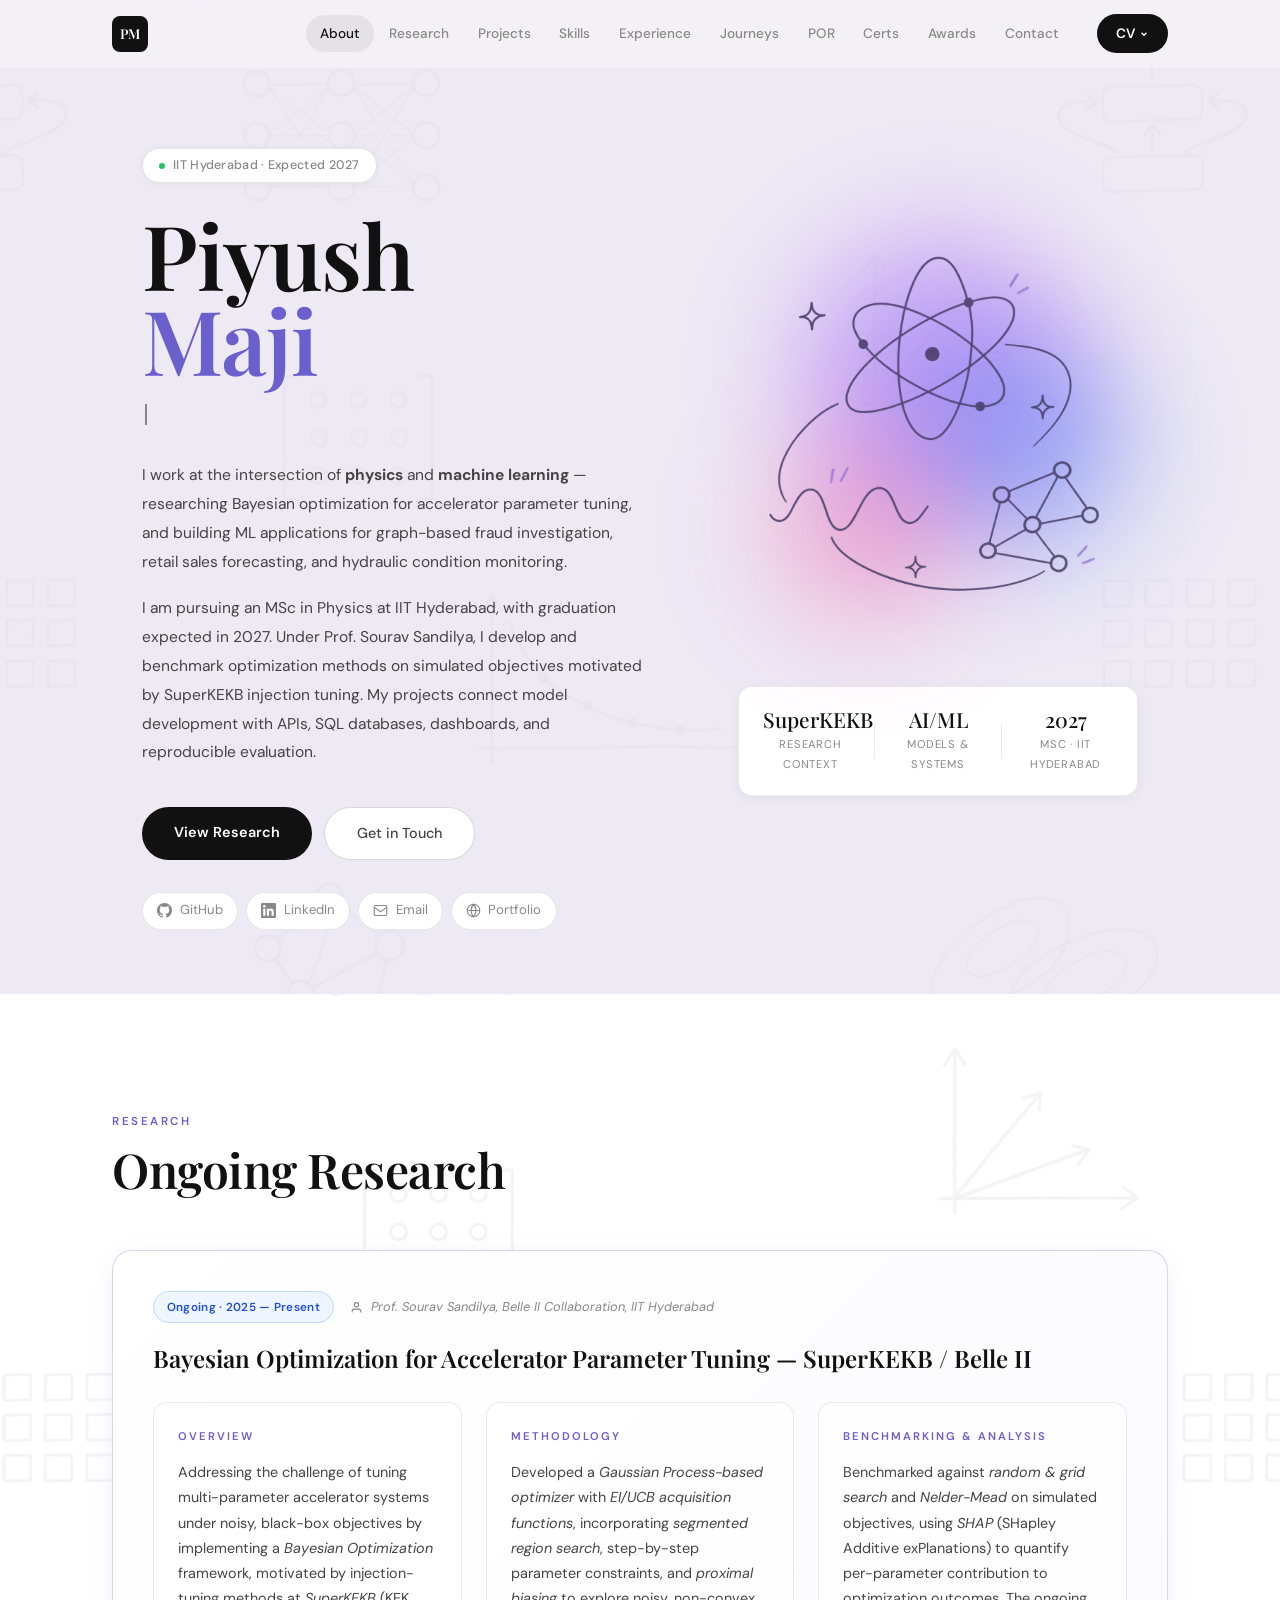
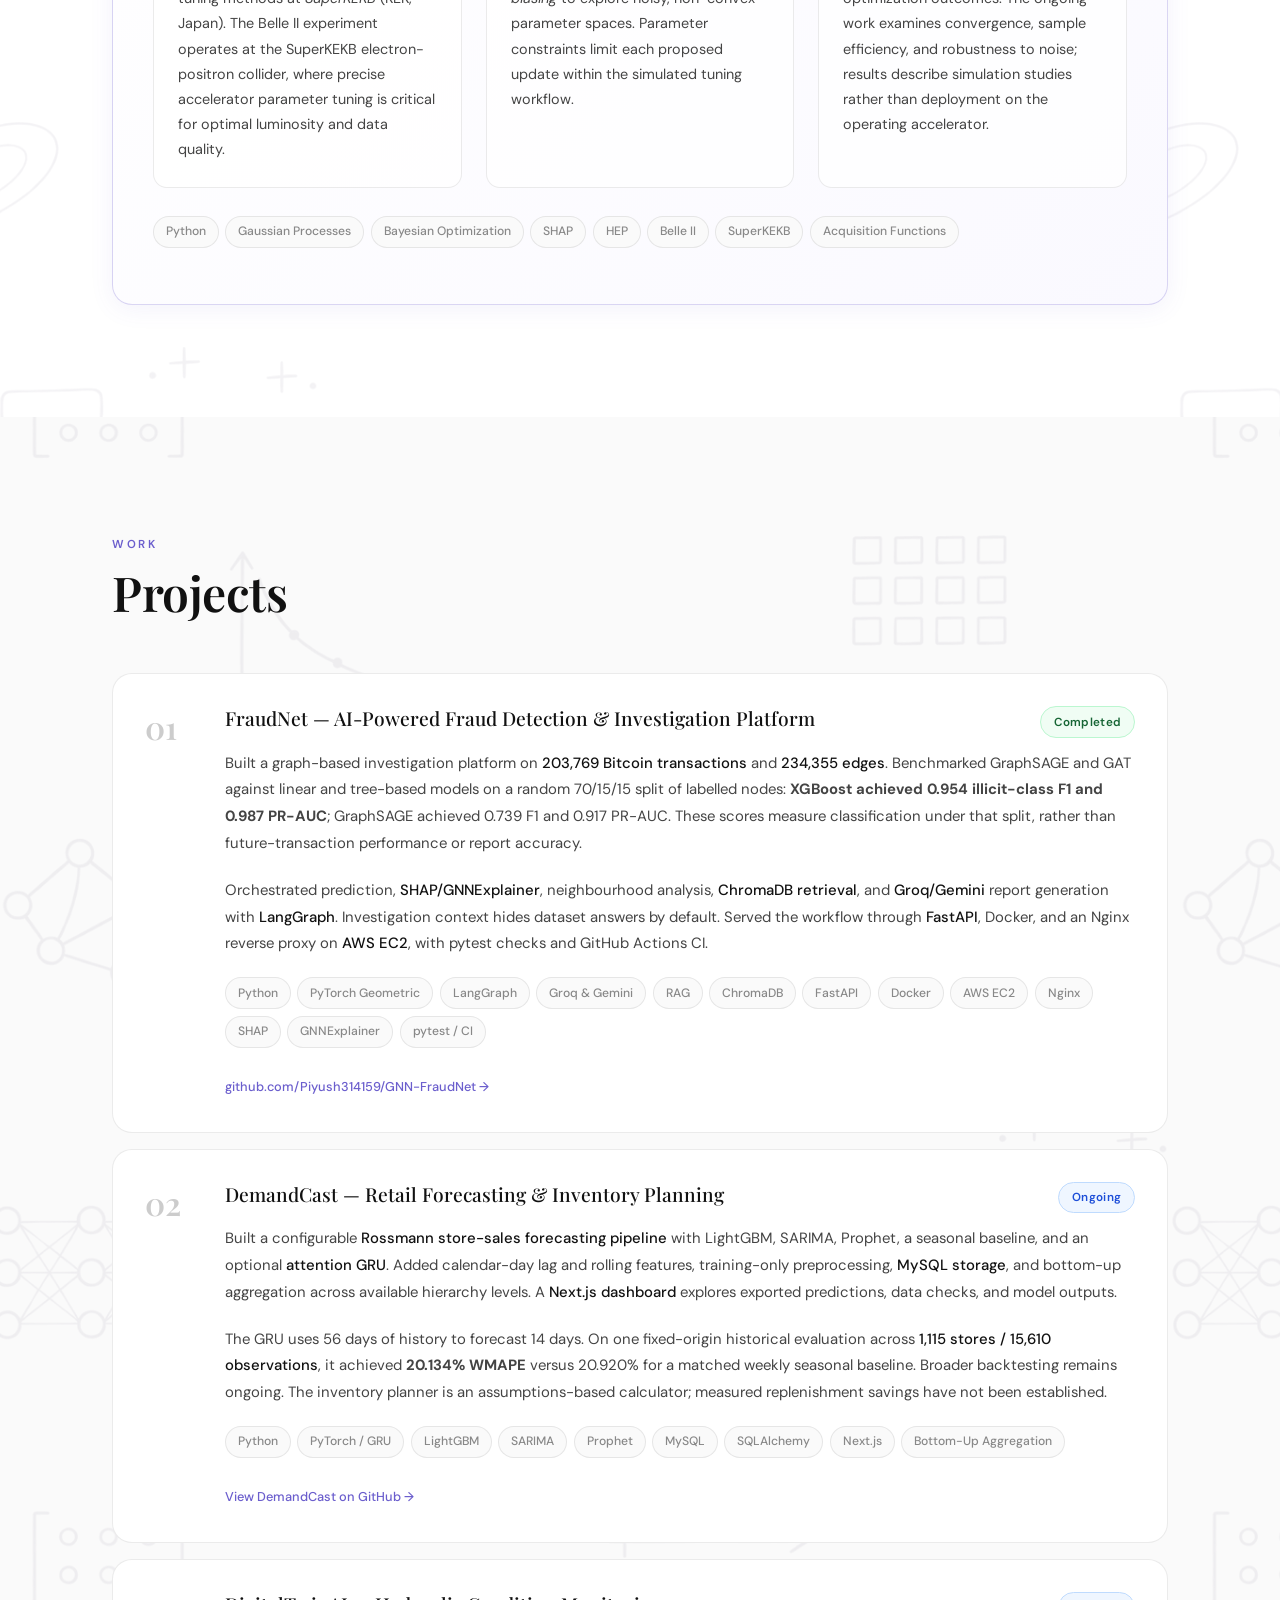
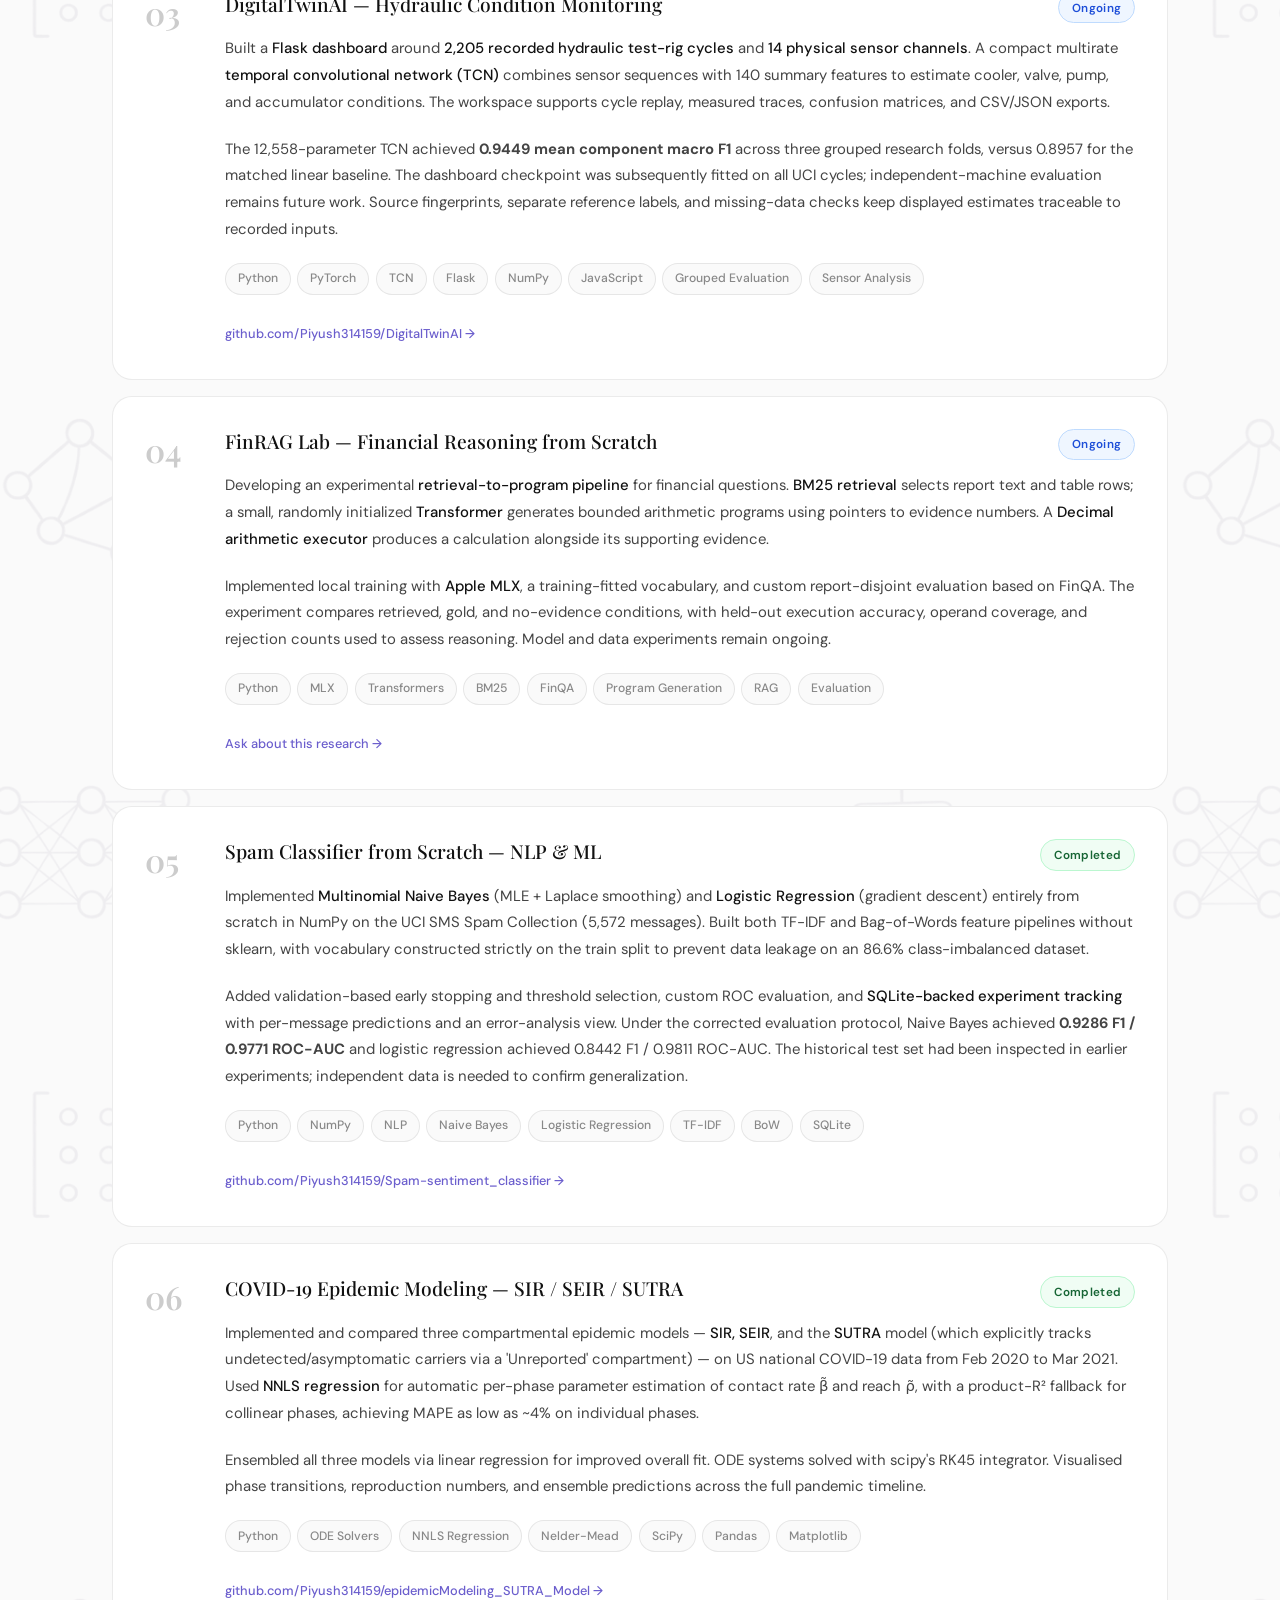
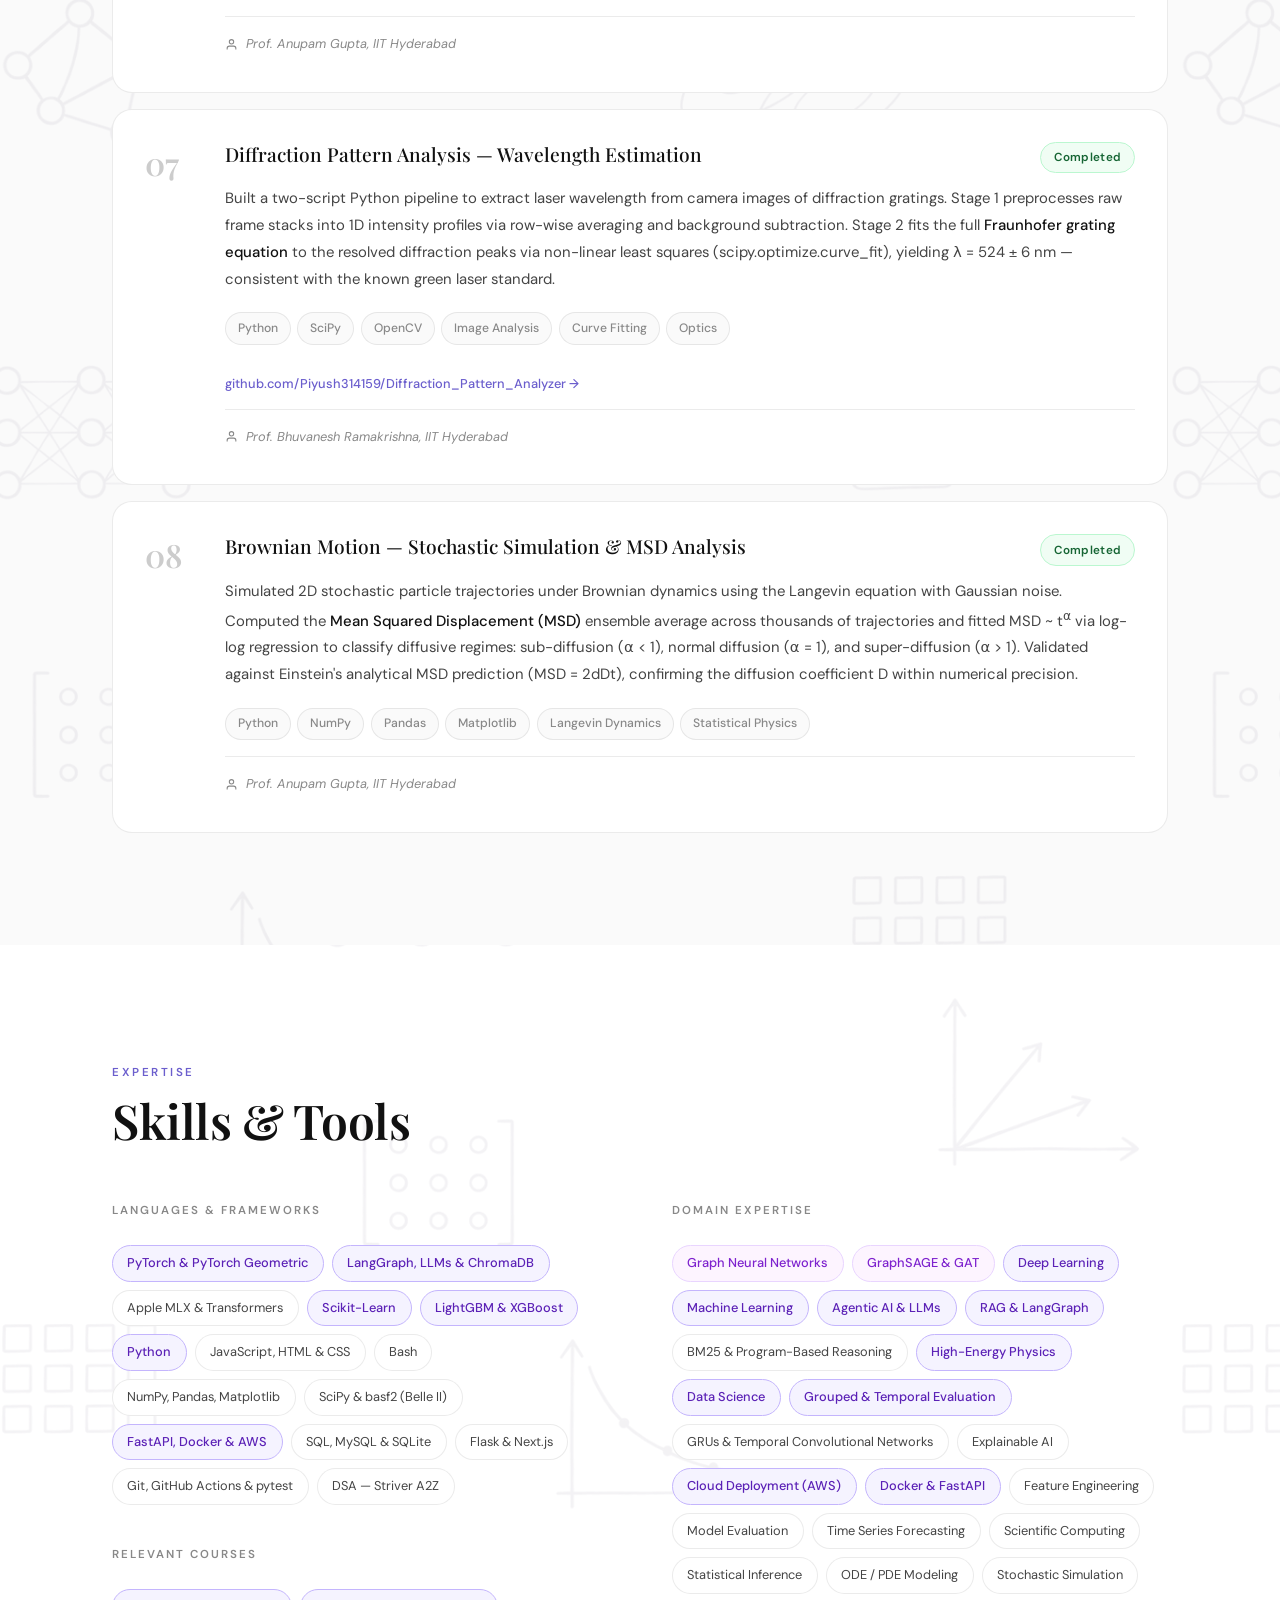
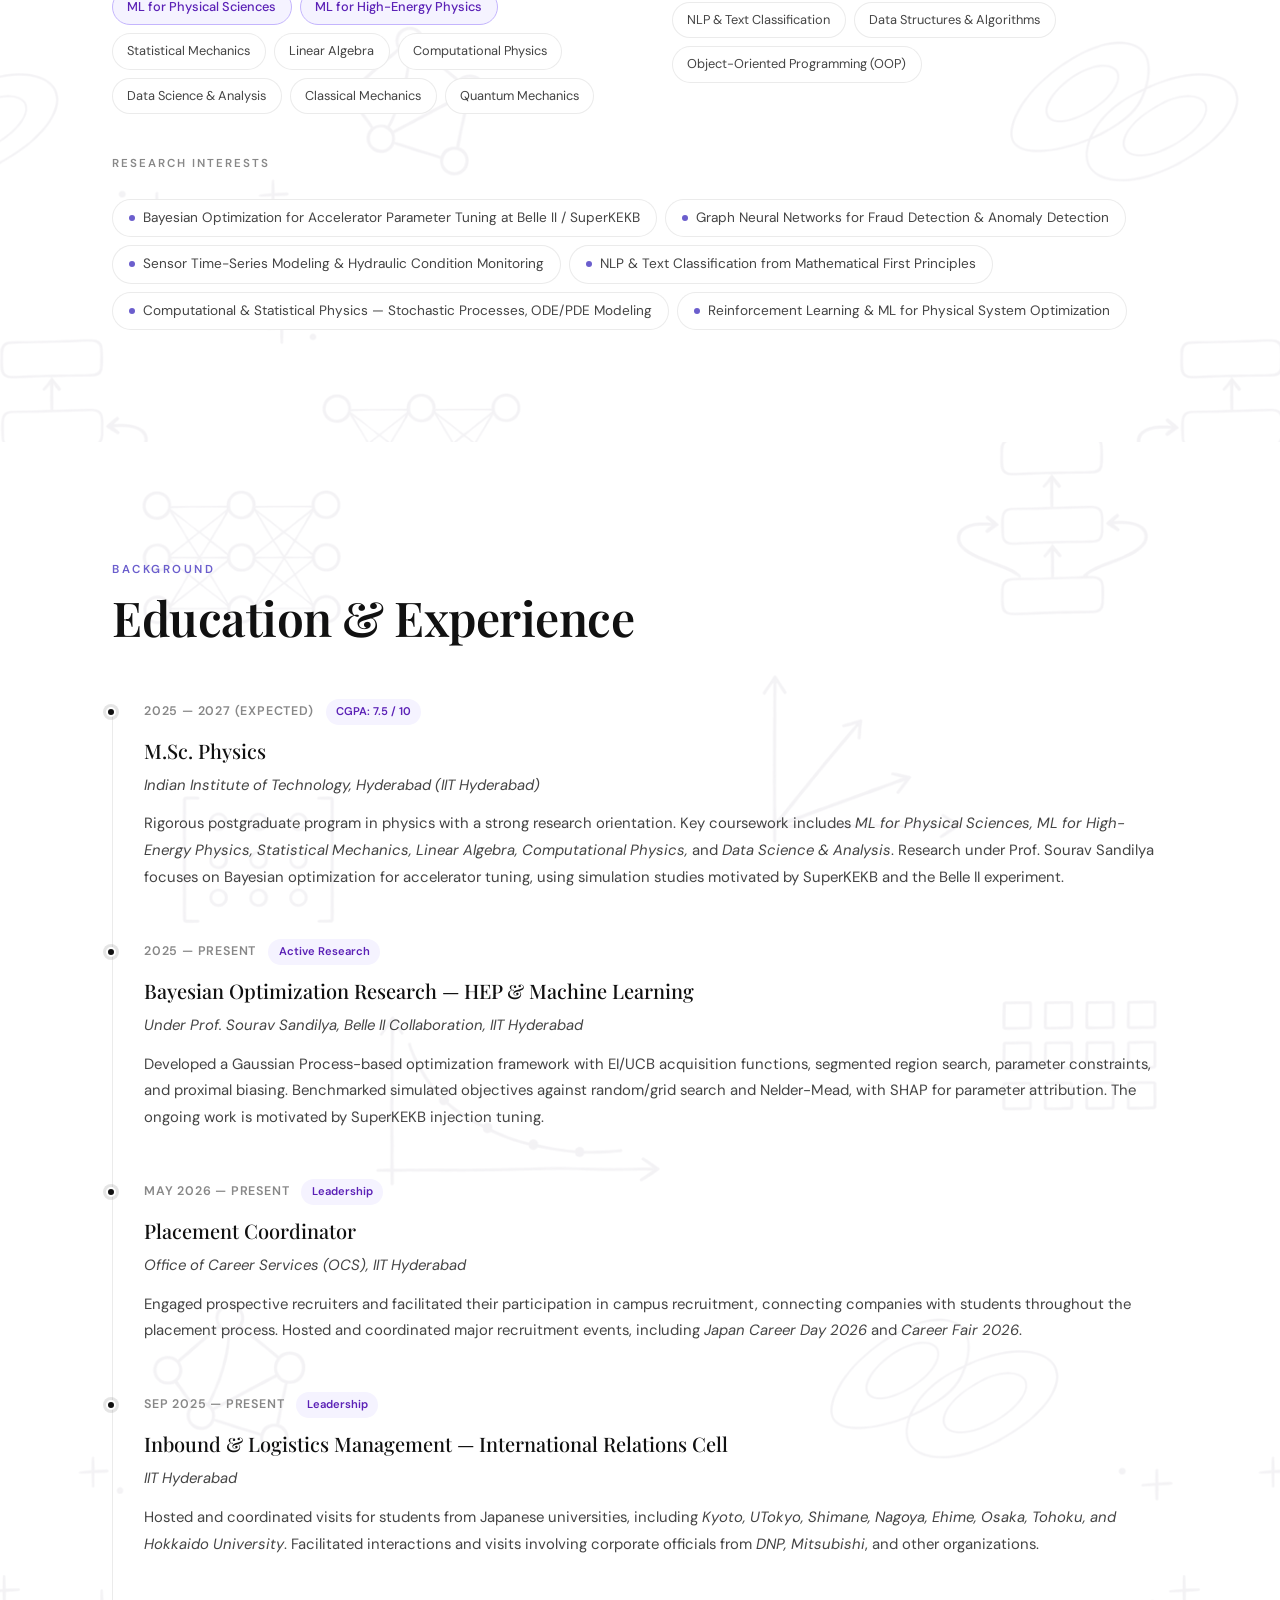
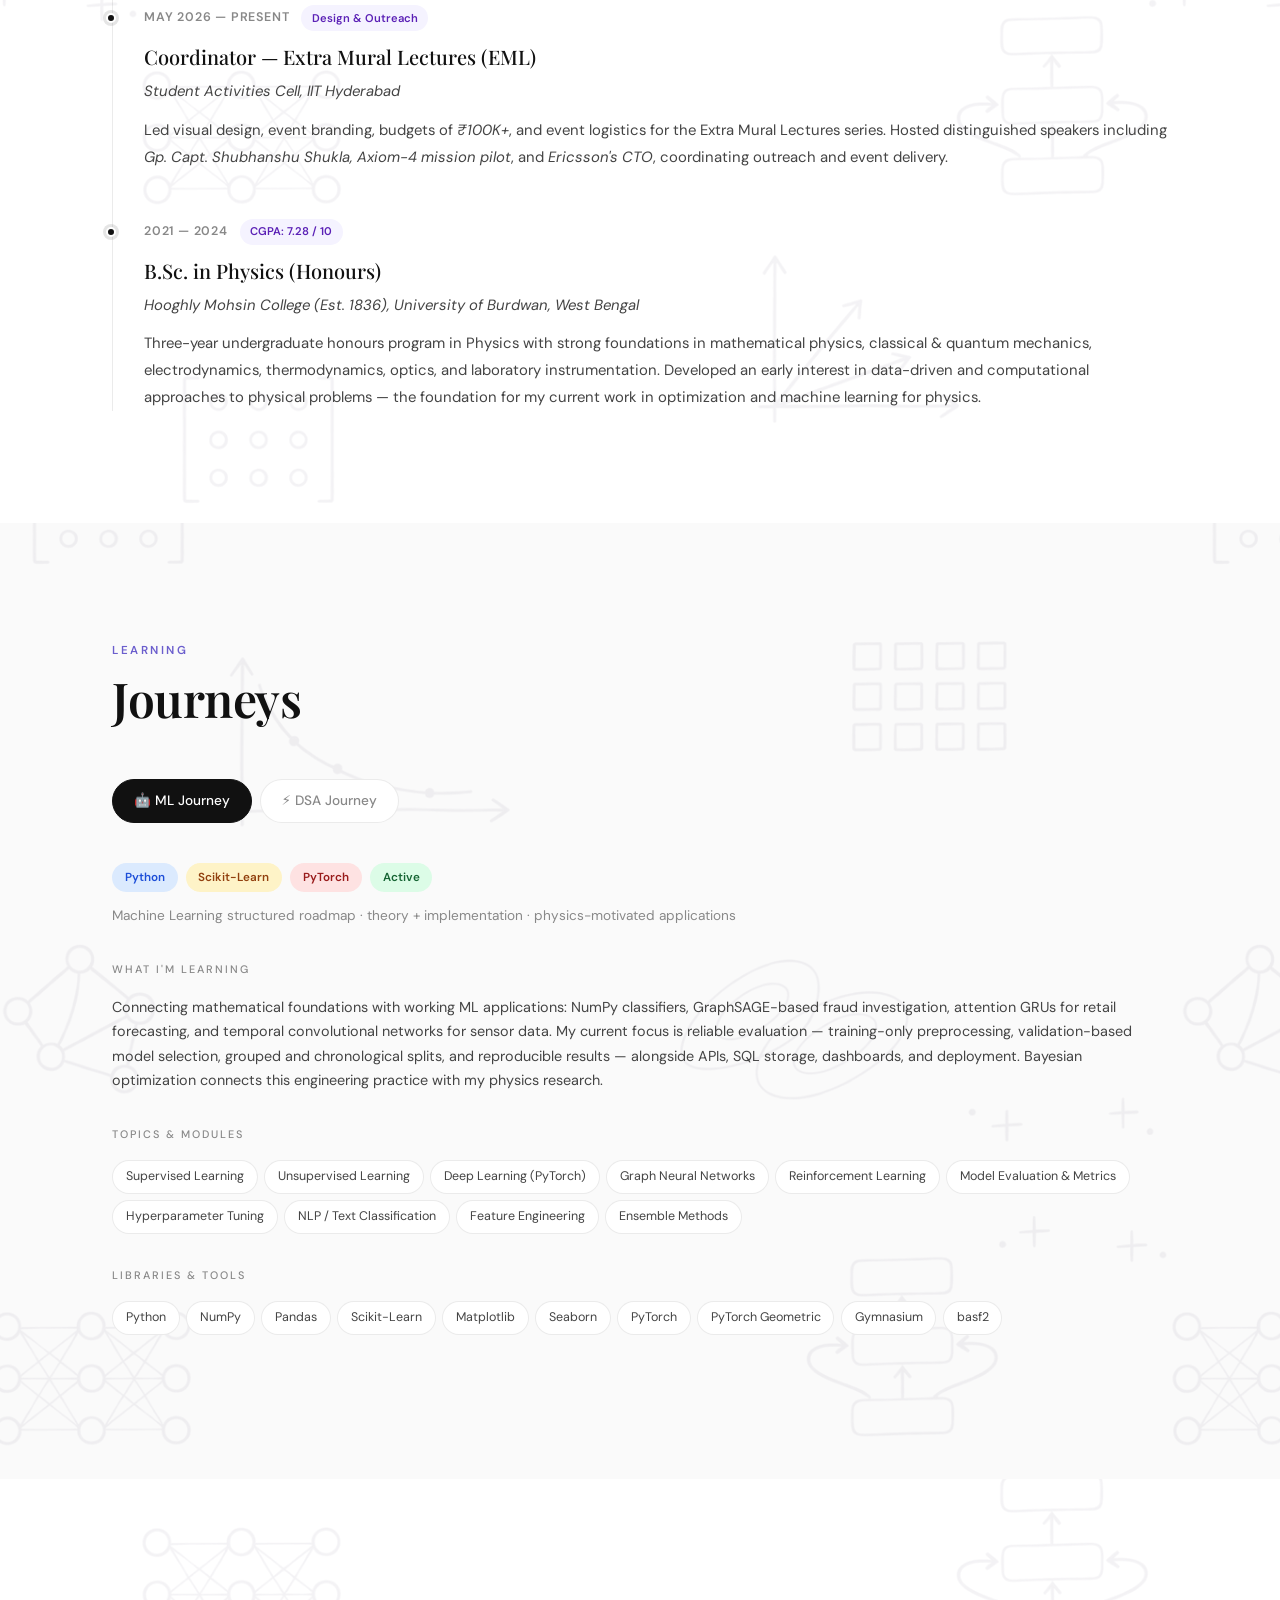
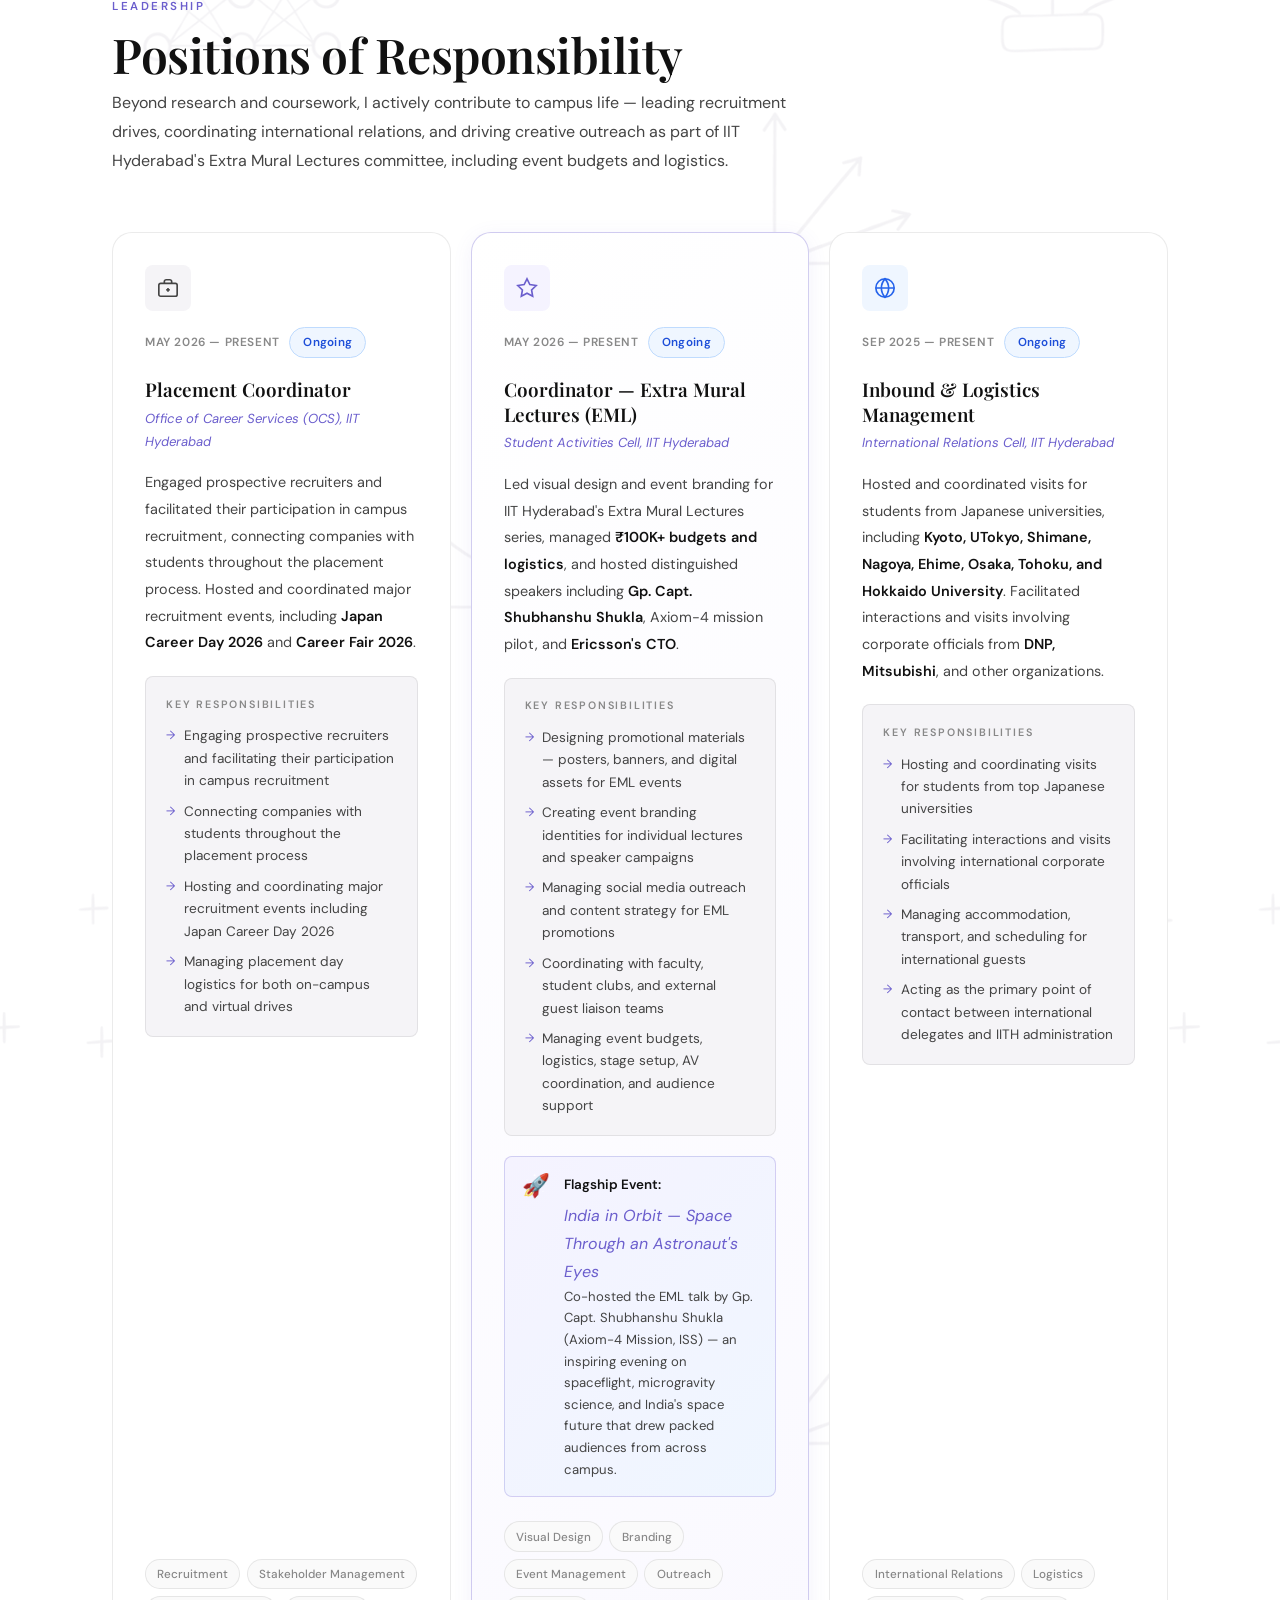
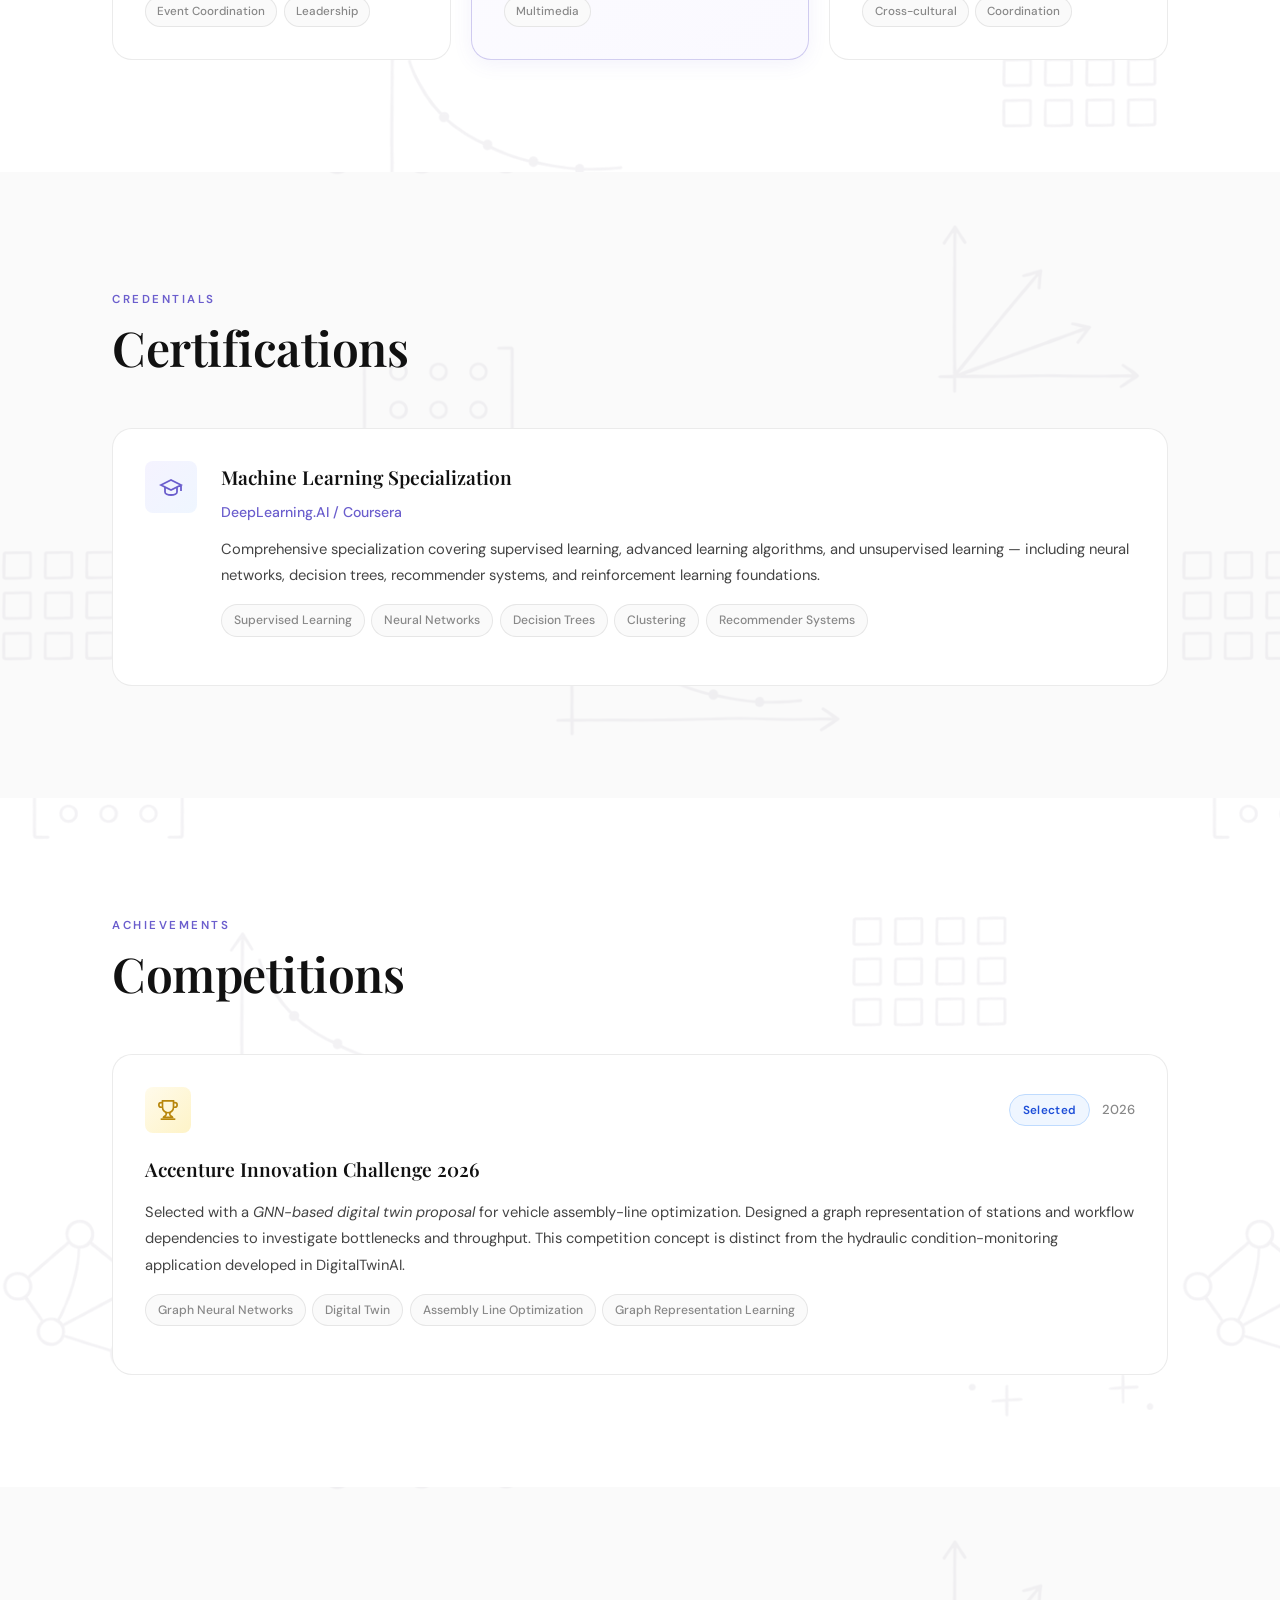
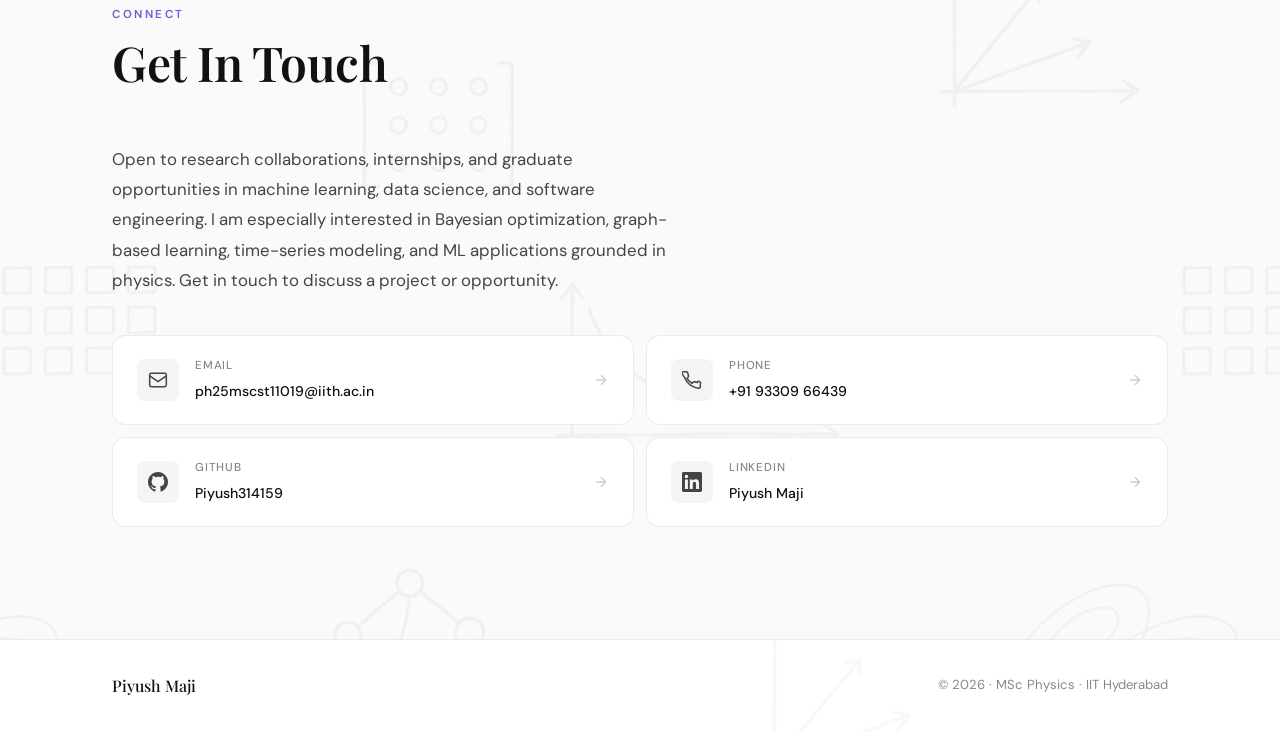
<file: index.html>
<!DOCTYPE html>
<html lang="en">

<head>
  <meta charset="UTF-8">
  <meta name="viewport" content="width=device-width, initial-scale=1.0">
  <title>Piyush Maji — Physics &amp; ML Research · IIT Hyderabad</title>
  <meta name="description"
    content="Piyush Maji — MSc Physics student at IIT Hyderabad researching Bayesian optimization for accelerator tuning, with projects in graph-based fraud investigation, retail forecasting, and hydraulic condition monitoring.">
  <meta name="author" content="Piyush Maji">
  <meta property="og:title" content="Piyush Maji — Physics &amp; ML Research">
  <meta property="og:description" content="MSc Physics · IIT Hyderabad · Bayesian Optimization · FraudNet · DemandCast · DigitalTwinAI">
  <meta property="og:type" content="website">
  <meta property="og:url" content="https://piyushmaji314.me/">
  <meta property="og:locale" content="en_IN">
  <meta property="og:image" content="https://piyushmaji314.me/assets/brand/pm-neural-512.png">
  <meta property="og:image:secure_url" content="https://piyushmaji314.me/assets/brand/pm-neural-512.png">
  <meta property="og:image:type" content="image/png">
  <meta property="og:image:width" content="512">
  <meta property="og:image:height" content="512">
  <meta property="og:image:alt" content="Piyush Maji — white PM monogram with a lavender neural-network doodle">
  <meta name="twitter:card" content="summary">
  <meta name="twitter:title" content="Piyush Maji — Physics &amp; ML Research">
  <meta name="twitter:description" content="MSc Physics · IIT Hyderabad · Bayesian Optimization · ML &amp; Scientific Computing">
  <meta name="twitter:image" content="https://piyushmaji314.me/assets/brand/pm-neural-512.png">
  <meta name="twitter:image:alt" content="Piyush Maji — rounded PM and neural-network logo">
  <meta name="apple-mobile-web-app-title" content="Piyush Maji">
  <link rel="icon" href="favicon.ico?v=20261112-neural-rounded" sizes="16x16 32x32 48x48">
  <link rel="icon" type="image/png" sizes="16x16" href="assets/brand/pm-neural-16.png">
  <link rel="icon" type="image/png" sizes="32x32" href="assets/brand/pm-neural-32.png">
  <link rel="apple-touch-icon" sizes="180x180" href="apple-touch-icon.png?v=20261112-neural-rounded">
  <link rel="manifest" href="site.webmanifest">
  <link rel="canonical" href="https://piyushmaji314.me/">
  <link rel="preconnect" href="https://fonts.googleapis.com">
  <link rel="preconnect" href="https://fonts.gstatic.com" crossorigin>
  <link
    href="https://fonts.googleapis.com/css2?family=Playfair+Display:ital,wght@0,500;0,600;1,500&family=DM+Sans:opsz,wght@9..40,300;9..40,400;9..40,500;9..40,600&display=swap"
    rel="stylesheet">
  <link rel="stylesheet" href="style.css?v=20261111-background-doodles">
</head>

<body>

  <header class="site-header" id="siteHeader">
    <div class="header-inner">
      <a href="#about" class="wordmark">PM</a>
      <nav class="main-nav" aria-label="Main navigation">
        <a href="#about" class="nav-item active" data-nav="about">About</a>
        <a href="#research" class="nav-item" data-nav="research">Research</a>
        <a href="#projects" class="nav-item" data-nav="projects">Projects</a>
        <a href="#skills" class="nav-item" data-nav="skills">Skills</a>
        <a href="#experience" class="nav-item" data-nav="experience">Experience</a>
        <a href="#journeys" class="nav-item" data-nav="journeys">Journeys</a>
        <a href="#por" class="nav-item" data-nav="por">POR</a>
        <a href="#certifications" class="nav-item" data-nav="certifications">Certs</a>
        <a href="#competitions" class="nav-item" data-nav="competitions">Awards</a>
        <a href="#contact" class="nav-item" data-nav="contact">Contact</a>
      </nav>
      <div class="cv-dropdown" id="cvDropdown">
        <button class="nav-cta" id="cvDropdownBtn" aria-expanded="false" aria-controls="cvDropdownMenu">CV <svg width="10" height="10" viewBox="0 0 24 24" fill="none"
            stroke="currentColor" stroke-width="3" style="margin-left:4px">
            <path d="M6 9l6 6 6-6" />
          </svg></button>
        <div class="cv-dropdown-menu" id="cvDropdownMenu">
          <button class="cv-dropdown-item" id="viewCvBtn"><svg width="14" height="14" viewBox="0 0 24 24" fill="none"
              stroke="currentColor" stroke-width="2">
              <path d="M1 12s4-8 11-8 11 8 11 8-4 8-11 8-11-8-11-8z" />
              <circle cx="12" cy="12" r="3" />
            </svg> View CV</button>
          <a href="Piyush_CV.pdf" class="cv-dropdown-item" download><svg width="14" height="14" viewBox="0 0 24 24"
              fill="none" stroke="currentColor" stroke-width="2">
              <path d="M21 15v4a2 2 0 01-2 2H5a2 2 0 01-2-2v-4M7 10l5 5 5-5M12 15V3" />
            </svg> Download CV</a>
        </div>
      </div>
      <button class="hamburger" id="hamburger" aria-label="Menu" aria-expanded="false" aria-controls="mobileMenu"><span></span><span></span><span></span></button>
    </div>
  </header>

  <div class="mobile-menu" id="mobileMenu" inert>
    <nav aria-label="Mobile navigation">
      <a href="#about" class="mob-nav-item" data-nav="about">About</a>
      <a href="#research" class="mob-nav-item" data-nav="research">Research</a>
      <a href="#projects" class="mob-nav-item" data-nav="projects">Projects</a>
      <a href="#skills" class="mob-nav-item" data-nav="skills">Skills</a>
      <a href="#experience" class="mob-nav-item" data-nav="experience">Experience</a>
      <a href="#journeys" class="mob-nav-item" data-nav="journeys">Journeys</a>
      <a href="#por" class="mob-nav-item" data-nav="por">POR</a>
      <a href="#certifications" class="mob-nav-item" data-nav="certifications">Certifications</a>
      <a href="#competitions" class="mob-nav-item" data-nav="competitions">Competitions</a>
      <a href="#contact" class="mob-nav-item" data-nav="contact">Contact</a>
    </nav>
    <div class="mob-cv-actions">
      <button class="mob-cv" id="mobViewCvBtn">View CV →</button>
      <a href="Piyush_CV.pdf" class="mob-cv" download>Download CV →</a>
    </div>
  </div>

  <!-- ═══════════════════ ABOUT ═══════════════════ -->
  <section class="hero" id="about">
    <div class="hero-inner">
      <div class="hero-intro">
        <div class="hero-badge">IIT Hyderabad · Expected 2027</div>
        <h1 class="hero-name">Piyush<br><em>Maji</em></h1>
        <p class="hero-tagline" aria-label="Bayesian Optimization, Machine Learning &amp; Scientific Computing"><span class="typing-text" aria-hidden="true">Bayesian Optimization</span></p>
      </div>
      <div class="hero-right">
        <div class="gradient-halo" aria-hidden="true">
          <div class="halo-orb halo-orb-1"></div>
          <div class="halo-orb halo-orb-2"></div>
          <div class="halo-orb halo-orb-3"></div>
          <img class="hero-doodle" src="assets/physics-ml-doodle.png" width="1254" height="1254" alt="" decoding="async" draggable="false">
        </div>
        <div class="hero-stats">
          <div class="stat-item"><span class="stat-number">SuperKEKB</span><span class="stat-label">Research Context</span>
          </div>
          <div class="stat-divider"></div>
          <div class="stat-item"><span class="stat-number">AI/ML</span><span class="stat-label">Models &amp; Systems</span>
          </div>
          <div class="stat-divider"></div>
          <div class="stat-item"><span class="stat-number">2027</span><span class="stat-label">MSc · IIT Hyderabad</span>
          </div>
        </div>
      </div>
      <div class="hero-content">
        <p class="hero-desc">I work at the intersection of <strong>physics</strong> and <strong>machine learning</strong> —
          researching Bayesian optimization for accelerator parameter tuning, and building ML applications for
          graph-based fraud investigation, retail sales forecasting, and hydraulic condition monitoring.</p>
        <p class="hero-desc">I am pursuing an MSc in Physics at IIT Hyderabad, with graduation expected in 2027.
          Under Prof. Sourav Sandilya, I develop and benchmark optimization methods on simulated objectives motivated
          by SuperKEKB injection tuning. My projects connect model development with APIs, SQL databases, dashboards,
          and reproducible evaluation.</p>
        <div class="hero-actions">
          <a href="#research" class="btn-primary">View Research</a>
          <a href="#contact" class="btn-ghost">Get in Touch</a>
        </div>
        <div class="hero-social">
          <a href="https://github.com/Piyush314159" target="_blank" rel="noopener" class="social-link">
            <svg width="15" height="15" viewBox="0 0 24 24" fill="currentColor">
              <path
                d="M12 0C5.374 0 0 5.373 0 12c0 5.302 3.438 9.8 8.207 11.387.599.111.793-.261.793-.577v-2.234c-3.338.726-4.033-1.416-4.033-1.416-.546-1.387-1.333-1.756-1.333-1.756-1.089-.745.083-.729.083-.729 1.205.084 1.839 1.237 1.839 1.237 1.07 1.834 2.807 1.304 3.492.997.107-.775.418-1.305.762-1.604-2.665-.305-5.467-1.334-5.467-5.931 0-1.311.469-2.381 1.236-3.221-.124-.303-.535-1.524.117-3.176 0 0 1.008-.322 3.301 1.23A11.509 11.509 0 0112 5.803c1.02.005 2.047.138 3.006.404 2.291-1.552 3.297-1.23 3.297-1.23.653 1.653.242 2.874.118 3.176.77.84 1.235 1.911 1.235 3.221 0 4.609-2.807 5.624-5.479 5.921.43.372.823 1.102.823 2.222v3.293c0 .319.192.694.801.576C20.566 21.797 24 17.3 24 12c0-6.627-5.373-12-12-12z" />
            </svg>
            GitHub
          </a>
          <a href="https://www.linkedin.com/in/piyush-maji-769aa4228/" target="_blank" rel="noopener"
            class="social-link">
            <svg width="15" height="15" viewBox="0 0 24 24" fill="currentColor">
              <path
                d="M20.447 20.452h-3.554v-5.569c0-1.328-.027-3.037-1.852-3.037-1.853 0-2.136 1.445-2.136 2.939v5.667H9.351V9h3.414v1.561h.046c.477-.9 1.637-1.85 3.37-1.85 3.601 0 4.267 2.37 4.267 5.455v6.286zM5.337 7.433a2.062 2.062 0 01-2.063-2.065 2.064 2.064 0 112.063 2.065zm1.782 13.019H3.555V9h3.564v11.452zM22.225 0H1.771C.792 0 0 .774 0 1.729v20.542C0 23.227.792 24 1.771 24h20.451C23.2 24 24 23.227 24 22.271V1.729C24 .774 23.2 0 22.222 0h.003z" />
            </svg>
            LinkedIn
          </a>
          <a href="mailto:ph25mscst11019@iith.ac.in" class="social-link">
            <svg width="15" height="15" viewBox="0 0 24 24" fill="none" stroke="currentColor" stroke-width="1.8">
              <rect x="2" y="4" width="20" height="16" rx="2" />
              <path d="m2 7 10 7 10-7" />
            </svg>
            Email
          </a>
          <a href="https://piyushmaji314.me/" class="social-link">
            <svg width="15" height="15" viewBox="0 0 24 24" fill="none" stroke="currentColor" stroke-width="1.8">
              <circle cx="12" cy="12" r="10" />
              <path d="M2 12h20M12 2a15.3 15.3 0 014 10 15.3 15.3 0 01-4 10 15.3 15.3 0 01-4-10 15.3 15.3 0 014-10z" />
            </svg>
            Portfolio
          </a>
        </div>
      </div>
    </div>
  </section>

  <!-- ═══════════════════ RESEARCH ═══════════════════ -->
  <section class="content-section" id="research">
    <div class="section-inner">
      <div class="section-header">
        <span class="section-label">Research</span>
        <h2 class="section-title">Ongoing Research</h2>
      </div>
      <div class="research-card">
        <div class="research-badge-row">
          <span class="badge badge-active">Ongoing · 2025 — Present</span>
          <span class="research-advisor"><svg width="13" height="13" viewBox="0 0 24 24" fill="none"
              stroke="currentColor" stroke-width="2">
              <path d="M20 21v-2a4 4 0 0 0-4-4H8a4 4 0 0 0-4 4v2" />
              <circle cx="12" cy="7" r="4" />
            </svg>Prof. Sourav Sandilya, Belle II Collaboration, IIT Hyderabad</span>
        </div>
        <h3 class="research-title">Bayesian Optimization for Accelerator Parameter Tuning — SuperKEKB / Belle II</h3>
        <div class="research-body">
          <div class="research-block">
            <h4>Overview</h4>
            <p>Addressing the challenge of tuning multi-parameter accelerator systems under noisy, black-box objectives
              by implementing a <em>Bayesian Optimization</em> framework, motivated by injection-tuning methods at
              <em>SuperKEKB</em> (KEK, Japan). The Belle II experiment operates at the SuperKEKB electron-positron
              collider, where precise accelerator parameter tuning is critical for optimal luminosity and data quality.
            </p>
          </div>
          <div class="research-block">
            <h4>Methodology</h4>
            <p>Developed a <em>Gaussian Process-based optimizer</em> with <em>EI/UCB acquisition functions</em>,
              incorporating <em>segmented region search</em>, step-by-step parameter constraints, and <em>proximal
              biasing</em> to explore noisy, non-convex parameter spaces. Parameter constraints limit each proposed
              update within the simulated tuning workflow.</p>
          </div>
          <div class="research-block">
            <h4>Benchmarking &amp; Analysis</h4>
            <p>Benchmarked against <em>random &amp; grid search</em> and <em>Nelder-Mead</em> on simulated objectives,
              using <em>SHAP</em> (SHapley Additive exPlanations) to quantify per-parameter contribution to optimization
              outcomes. The ongoing work examines convergence, sample efficiency, and robustness to noise; results
              describe simulation studies rather than deployment on the operating accelerator.</p>
          </div>
        </div>
        <div class="project-stack"><span>Python</span><span>Gaussian
            Processes</span><span>Bayesian Optimization</span><span>SHAP</span><span>HEP</span><span>Belle
            II</span><span>SuperKEKB</span><span>Acquisition Functions</span></div>
      </div>
    </div>
  </section>

  <!-- ═══════════════════ PROJECTS ═══════════════════ -->
  <section class="content-section alt-section" id="projects">
    <div class="section-inner">
      <div class="section-header">
        <span class="section-label">Work</span>
        <h2 class="section-title">Projects</h2>
      </div>
      <div class="projects-grid">

        <article class="project-card">
          <div class="project-number">01</div>
          <div class="project-body">
            <div class="project-top">
              <h3>FraudNet — AI-Powered Fraud Detection &amp; Investigation Platform</h3><span
                class="badge badge-done">Completed</span>
            </div>
            <p>Built a graph-based investigation platform on <em>203,769 Bitcoin transactions</em> and
              <em>234,355 edges</em>. Benchmarked GraphSAGE and GAT against linear and tree-based models on a random
              70/15/15 split of labelled nodes: <strong>XGBoost achieved 0.954 illicit-class F1 and 0.987 PR-AUC</strong>;
              GraphSAGE achieved 0.739 F1 and 0.917 PR-AUC. These scores measure classification under that split,
              rather than future-transaction performance or report accuracy.
            </p>
            <p>Orchestrated prediction, <em>SHAP/GNNExplainer</em>, neighbourhood analysis, <em>ChromaDB retrieval</em>,
              and <em>Groq/Gemini</em> report generation with <em>LangGraph</em>. Investigation context hides dataset
              answers by default. Served the workflow through <em>FastAPI</em>, Docker, and an Nginx reverse proxy
              on <em>AWS EC2</em>, with pytest checks and GitHub Actions CI.</p>
            <div class="project-stack"><span>Python</span><span>PyTorch
                Geometric</span><span>LangGraph</span><span>Groq &amp; Gemini</span><span>RAG</span><span>ChromaDB</span><span>FastAPI</span><span>Docker</span><span>AWS
                EC2</span><span>Nginx</span><span>SHAP</span><span>GNNExplainer</span><span>pytest / CI</span>
            </div>
            <a href="https://github.com/Piyush314159/GNN-FraudNet" target="_blank" rel="noopener"
              class="project-link">github.com/Piyush314159/GNN-FraudNet →</a>
          </div>
        </article>

        <article class="project-card">
          <div class="project-number">02</div>
          <div class="project-body">
            <div class="project-top">
              <h3>DemandCast — Retail Forecasting &amp; Inventory Planning</h3><span
                class="badge badge-active">Ongoing</span>
            </div>
            <p>Built a configurable <em>Rossmann store-sales forecasting pipeline</em> with LightGBM, SARIMA,
              Prophet, a seasonal baseline, and an optional <em>attention GRU</em>. Added calendar-day lag and rolling
              features, training-only preprocessing, <em>MySQL storage</em>, and bottom-up aggregation across available
              hierarchy levels. A <em>Next.js dashboard</em> explores exported predictions, data checks, and model outputs.
            </p>
            <p>The GRU uses 56 days of history to forecast 14 days. On one fixed-origin historical evaluation across
              <em>1,115 stores / 15,610 observations</em>, it achieved <strong>20.134% WMAPE</strong> versus 20.920% for
              a matched weekly seasonal baseline. Broader backtesting remains ongoing. The inventory planner is an
              assumptions-based calculator; measured replenishment savings have not been established.</p>
            <div class="project-stack">
              <span>Python</span><span>PyTorch / GRU</span><span>LightGBM</span><span>SARIMA</span><span>Prophet</span><span>MySQL</span><span>SQLAlchemy</span><span>Next.js</span><span>Bottom-Up Aggregation</span>
            </div>
            <a href="https://github.com/Piyush314159/DemandCast-Retail_demand_forcasting-Inventory_optimization" target="_blank" rel="noopener"
              class="project-link">View DemandCast on GitHub →</a>
          </div>
        </article>

        <article class="project-card">
          <div class="project-number">03</div>
          <div class="project-body">
            <div class="project-top">
              <h3>DigitalTwinAI — Hydraulic Condition Monitoring</h3><span class="badge badge-active">Ongoing</span>
            </div>
            <p>Built a <em>Flask dashboard</em> around <em>2,205 recorded hydraulic test-rig cycles</em> and
              <em>14 physical sensor channels</em>. A compact multirate <em>temporal convolutional network (TCN)</em>
              combines sensor sequences with 140 summary features to estimate cooler, valve, pump, and accumulator
              conditions. The workspace supports cycle replay, measured traces, confusion matrices, and CSV/JSON exports.</p>
            <p>The 12,558-parameter TCN achieved <strong>0.9449 mean component macro F1</strong> across three grouped
              research folds, versus 0.8957 for the matched linear baseline. The dashboard checkpoint was subsequently
              fitted on all UCI cycles; independent-machine evaluation remains future work. Source fingerprints,
              separate reference labels, and missing-data checks keep displayed estimates traceable to recorded inputs.</p>
            <div class="project-stack"><span>Python</span><span>PyTorch</span><span>TCN</span><span>Flask</span><span>NumPy</span><span>JavaScript</span><span>Grouped Evaluation</span><span>Sensor Analysis</span></div>
            <a href="https://github.com/Piyush314159/DigitalTwinAI" target="_blank" rel="noopener"
              class="project-link">github.com/Piyush314159/DigitalTwinAI →</a>
          </div>
        </article>

        <article class="project-card">
          <div class="project-number">04</div>
          <div class="project-body">
            <div class="project-top">
              <h3>FinRAG Lab — Financial Reasoning from Scratch</h3><span class="badge badge-active">Ongoing</span>
            </div>
            <p>Developing an experimental <em>retrieval-to-program pipeline</em> for financial questions.
              <em>BM25 retrieval</em> selects report text and table rows; a small, randomly initialized
              <em>Transformer</em> generates bounded arithmetic programs using pointers to evidence numbers.
              A <em>Decimal arithmetic executor</em> produces a calculation alongside its supporting evidence.</p>
            <p>Implemented local training with <em>Apple MLX</em>, a training-fitted vocabulary, and custom
              report-disjoint evaluation based on FinQA. The experiment compares retrieved, gold, and no-evidence
              conditions, with held-out execution accuracy, operand coverage, and rejection counts used to assess
              reasoning. Model and data experiments remain ongoing.</p>
            <div class="project-stack"><span>Python</span><span>MLX</span><span>Transformers</span><span>BM25</span><span>FinQA</span><span>Program Generation</span><span>RAG</span><span>Evaluation</span></div>
            <a href="#contact" class="project-link">Ask about this research →</a>
          </div>
        </article>

        <article class="project-card">
          <div class="project-number">05</div>
          <div class="project-body">
            <div class="project-top">
              <h3>Spam Classifier from Scratch — NLP &amp; ML</h3><span class="badge badge-done">Completed</span>
            </div>
            <p>Implemented <em>Multinomial Naive Bayes</em> (MLE + Laplace smoothing) and <em>Logistic Regression</em>
              (gradient descent) entirely from scratch in NumPy on the UCI SMS Spam Collection (5,572 messages). Built
              both TF-IDF and Bag-of-Words feature pipelines without sklearn, with vocabulary constructed strictly on
              the train split to prevent data leakage on an 86.6% class-imbalanced dataset.</p>
            <p>Added validation-based early stopping and threshold selection, custom ROC evaluation, and
              <em>SQLite-backed experiment tracking</em> with per-message predictions and an error-analysis view.
              Under the corrected evaluation protocol, Naive Bayes achieved <strong>0.9286 F1 / 0.9771 ROC-AUC</strong>
              and logistic regression achieved 0.8442 F1 / 0.9811 ROC-AUC. The historical test set had been inspected
              in earlier experiments; independent data is needed to confirm generalization.
            </p>
            <div class="project-stack"><span>Python</span><span>NumPy</span><span>NLP</span><span>Naive
                Bayes</span><span>Logistic Regression</span><span>TF-IDF</span><span>BoW</span><span>SQLite</span></div>
            <a href="https://github.com/Piyush314159/Spam-sentiment_classifier" target="_blank" rel="noopener"
              class="project-link">github.com/Piyush314159/Spam-sentiment_classifier →</a>
          </div>
        </article>

        <article class="project-card">
          <div class="project-number">06</div>
          <div class="project-body">
            <div class="project-top">
              <h3>COVID-19 Epidemic Modeling — SIR / SEIR / SUTRA</h3><span class="badge badge-done">Completed</span>
            </div>
            <p>Implemented and compared three compartmental epidemic models — <em>SIR, SEIR</em>, and the <em>SUTRA</em>
              model (which explicitly tracks undetected/asymptomatic carriers via a 'Unreported' compartment) — on US
              national COVID-19 data from Feb 2020 to Mar 2021. Used <em>NNLS regression</em> for automatic per-phase
              parameter estimation of contact rate β̃ and reach ρ̃, with a product-R² fallback for collinear phases,
              achieving MAPE as low as ~4% on individual phases.</p>
            <p>Ensembled all three models via linear regression for improved overall fit. ODE systems solved with
              scipy's RK45 integrator. Visualised phase transitions, reproduction numbers, and ensemble predictions
              across the full pandemic timeline.</p>
            <div class="project-stack"><span>Python</span><span>ODE Solvers</span><span>NNLS
                Regression</span><span>Nelder-Mead</span><span>SciPy</span><span>Pandas</span><span>Matplotlib</span>
            </div>
            <a href="https://github.com/Piyush314159/epidemicModeling_SUTRA_Model" target="_blank" rel="noopener"
              class="project-link">github.com/Piyush314159/epidemicModeling_SUTRA_Model →</a>
            <div class="project-supervisor" style="margin-top:0.75rem"><svg width="13" height="13" viewBox="0 0 24 24"
                fill="none" stroke="currentColor" stroke-width="2">
                <path d="M20 21v-2a4 4 0 0 0-4-4H8a4 4 0 0 0-4 4v2" />
                <circle cx="12" cy="7" r="4" />
              </svg>Prof. Anupam Gupta, IIT Hyderabad</div>
          </div>
        </article>

        <article class="project-card">
          <div class="project-number">07</div>
          <div class="project-body">
            <div class="project-top">
              <h3>Diffraction Pattern Analysis — Wavelength Estimation</h3><span
                class="badge badge-done">Completed</span>
            </div>
            <p>Built a two-script Python pipeline to extract laser wavelength from camera images of diffraction
              gratings. Stage 1 preprocesses raw frame stacks into 1D intensity profiles via row-wise averaging and
              background subtraction. Stage 2 fits the full <em>Fraunhofer grating equation</em> to the resolved
              diffraction peaks via non-linear least squares (scipy.optimize.curve_fit), yielding λ = 524 ± 6 nm —
              consistent with the known green laser standard.</p>
            <div class="project-stack"><span>Python</span><span>SciPy</span><span>OpenCV</span><span>Image
                Analysis</span><span>Curve Fitting</span><span>Optics</span></div>
            <a href="https://github.com/Piyush314159/Diffraction_Pattern_Analyzer" target="_blank" rel="noopener"
              class="project-link">github.com/Piyush314159/Diffraction_Pattern_Analyzer →</a>
            <div class="project-supervisor" style="margin-top:0.75rem"><svg width="13" height="13" viewBox="0 0 24 24"
                fill="none" stroke="currentColor" stroke-width="2">
                <path d="M20 21v-2a4 4 0 0 0-4-4H8a4 4 0 0 0-4 4v2" />
                <circle cx="12" cy="7" r="4" />
              </svg>Prof. Bhuvanesh Ramakrishna, IIT Hyderabad</div>
          </div>
        </article>

        <article class="project-card">
          <div class="project-number">08</div>
          <div class="project-body">
            <div class="project-top">
              <h3>Brownian Motion — Stochastic Simulation &amp; MSD Analysis</h3><span
                class="badge badge-done">Completed</span>
            </div>
            <p>Simulated 2D stochastic particle trajectories under Brownian dynamics using the Langevin equation with
              Gaussian noise. Computed the <em>Mean Squared Displacement (MSD)</em> ensemble average across thousands of
              trajectories and fitted MSD ~ t<sup>α</sup> via log-log regression to classify diffusive regimes:
              sub-diffusion (α &lt; 1), normal diffusion (α = 1), and super-diffusion (α &gt; 1). Validated against
              Einstein's analytical MSD prediction (MSD = 2dDt), confirming the diffusion coefficient D within numerical
              precision.</p>
            <div class="project-stack">
              <span>Python</span><span>NumPy</span><span>Pandas</span><span>Matplotlib</span><span>Langevin
                Dynamics</span><span>Statistical Physics</span>
            </div>
            <div class="project-supervisor"><svg width="13" height="13" viewBox="0 0 24 24" fill="none"
                stroke="currentColor" stroke-width="2">
                <path d="M20 21v-2a4 4 0 0 0-4-4H8a4 4 0 0 0-4 4v2" />
                <circle cx="12" cy="7" r="4" />
              </svg>Prof. Anupam Gupta, IIT Hyderabad</div>
          </div>
        </article>

      </div>
    </div>
  </section>

  <!-- ═══════════════════ SKILLS ═══════════════════ -->
  <section class="content-section" id="skills">
    <div class="section-inner">
      <div class="section-header">
        <span class="section-label">Expertise</span>
        <h2 class="section-title">Skills &amp; Tools</h2>
      </div>
      <div class="skills-layout">
        <div class="skills-col">
          <h3 class="skills-heading">Languages &amp; Frameworks</h3>
          <div class="tag-cloud">
            <span class="skill-chip highlight">PyTorch &amp; PyTorch Geometric</span>
            <span class="skill-chip highlight">LangGraph, LLMs &amp; ChromaDB</span>
            <span class="skill-chip">Apple MLX &amp; Transformers</span>
            <span class="skill-chip highlight">Scikit-Learn</span>
            <span class="skill-chip highlight">LightGBM &amp; XGBoost</span>
            <span class="skill-chip highlight">Python</span>
            <span class="skill-chip">JavaScript, HTML &amp; CSS</span>
            <span class="skill-chip">Bash</span>
            <span class="skill-chip">NumPy, Pandas, Matplotlib</span>
            <span class="skill-chip">SciPy &amp; basf2 (Belle II)</span>
            <span class="skill-chip highlight">FastAPI, Docker &amp; AWS</span>
            <span class="skill-chip">SQL, MySQL &amp; SQLite</span>
            <span class="skill-chip">Flask &amp; Next.js</span>
            <span class="skill-chip">Git, GitHub Actions &amp; pytest</span>
            <span class="skill-chip">DSA — Striver A2Z</span>
          </div>
          <h3 class="skills-heading" style="margin-top:2.5rem">Relevant Courses</h3>
          <div class="tag-cloud">
            <span class="skill-chip highlight">ML for Physical Sciences</span>
            <span class="skill-chip highlight">ML for High-Energy Physics</span>
            <span class="skill-chip">Statistical Mechanics</span>
            <span class="skill-chip">Linear Algebra</span>
            <span class="skill-chip">Computational Physics</span>
            <span class="skill-chip">Data Science &amp; Analysis</span>
            <span class="skill-chip">Classical Mechanics</span>
            <span class="skill-chip">Quantum Mechanics</span>
          </div>
        </div>
        <div class="skills-col">
          <h3 class="skills-heading">Domain Expertise</h3>
          <div class="tag-cloud">
            <span class="skill-chip highlight2">Graph Neural Networks</span>
            <span class="skill-chip highlight2">GraphSAGE &amp; GAT</span>
            <span class="skill-chip highlight">Deep Learning</span>
            <span class="skill-chip highlight">Machine Learning</span>
            <span class="skill-chip highlight">Agentic AI &amp; LLMs</span>
            <span class="skill-chip highlight">RAG &amp; LangGraph</span>
            <span class="skill-chip">BM25 &amp; Program-Based Reasoning</span>
            <span class="skill-chip highlight">High-Energy Physics</span>
            <span class="skill-chip highlight">Data Science</span>
            <span class="skill-chip highlight">Grouped &amp; Temporal Evaluation</span>
            <span class="skill-chip">GRUs &amp; Temporal Convolutional Networks</span>
            <span class="skill-chip">Explainable AI</span>
            <span class="skill-chip highlight">Cloud Deployment (AWS)</span>
            <span class="skill-chip highlight">Docker &amp; FastAPI</span>
            <span class="skill-chip">Feature Engineering</span>
            <span class="skill-chip">Model Evaluation</span>
            <span class="skill-chip">Time Series Forecasting</span>
            <span class="skill-chip">Scientific Computing</span>
            <span class="skill-chip">Statistical Inference</span>
            <span class="skill-chip">ODE / PDE Modeling</span>
            <span class="skill-chip">Stochastic Simulation</span>
            <span class="skill-chip">NLP &amp; Text Classification</span>
            <span class="skill-chip">Data Structures &amp; Algorithms</span>
            <span class="skill-chip">Object-Oriented Programming (OOP)</span>
          </div>
        </div>
      </div>
      <div class="research-interests-full">
        <h3 class="skills-heading" style="margin-top:2.5rem">Research Interests</h3>
        <div class="interest-list">
          <div class="interest-item"><span class="interest-dot"></span><span>Bayesian Optimization for Accelerator
              Parameter Tuning at Belle II / SuperKEKB</span></div>
          <div class="interest-item"><span class="interest-dot"></span><span>Graph Neural Networks for Fraud Detection
              &amp; Anomaly Detection</span></div>
          <div class="interest-item"><span class="interest-dot"></span><span>Sensor Time-Series Modeling &amp;
              Hydraulic Condition Monitoring</span></div>
          <div class="interest-item"><span class="interest-dot"></span><span>NLP &amp; Text Classification from
              Mathematical First Principles</span></div>
          <div class="interest-item"><span class="interest-dot"></span><span>Computational &amp; Statistical Physics —
              Stochastic Processes, ODE/PDE Modeling</span></div>
          <div class="interest-item"><span class="interest-dot"></span><span>Reinforcement Learning &amp; ML for
              Physical System Optimization</span></div>
        </div>
      </div>
    </div>
  </section>

  <!-- ═══════════════════ EXPERIENCE ═══════════════════ -->
  <section class="content-section" id="experience">
    <div class="section-inner">
      <div class="section-header">
        <span class="section-label">Background</span>
        <h2 class="section-title">Education &amp; Experience</h2>
      </div>
      <div class="timeline">

        <div class="tl-item">
          <div class="tl-dot"></div>
          <div class="tl-content">
            <div class="tl-meta"><span class="tl-year">2025 — 2027 (Expected)</span><span class="tl-badge">CGPA: 7.5 /
                10</span></div>
            <h3>M.Sc. Physics</h3>
            <p class="tl-org">Indian Institute of Technology, Hyderabad (IIT Hyderabad)</p>
            <p>Rigorous postgraduate program in physics with a strong research orientation. Key coursework includes
              <em>ML for Physical Sciences, ML for High-Energy Physics, Statistical Mechanics, Linear Algebra,
                Computational Physics,</em> and <em>Data Science &amp; Analysis</em>. Research under Prof. Sourav
              Sandilya focuses on Bayesian optimization for accelerator tuning, using simulation studies motivated
              by SuperKEKB and the Belle II experiment.
            </p>
          </div>
        </div>

        <div class="tl-item">
          <div class="tl-dot"></div>
          <div class="tl-content">
            <div class="tl-meta"><span class="tl-year">2025 — Present</span><span class="tl-badge">Active
                Research</span></div>
            <h3>Bayesian Optimization Research — HEP &amp; Machine Learning</h3>
            <p class="tl-org">Under Prof. Sourav Sandilya, Belle II Collaboration, IIT Hyderabad</p>
            <p>Developed a Gaussian Process-based optimization framework with EI/UCB acquisition functions,
              segmented region search, parameter constraints, and proximal biasing. Benchmarked simulated objectives
              against random/grid search and Nelder-Mead, with SHAP for parameter attribution. The ongoing work is
              motivated by SuperKEKB injection tuning.</p>
          </div>
        </div>

        <div class="tl-item">
          <div class="tl-dot"></div>
          <div class="tl-content">
            <div class="tl-meta"><span class="tl-year">May 2026 — Present</span><span class="tl-badge">Leadership</span>
            </div>
            <h3>Placement Coordinator</h3>
            <p class="tl-org">Office of Career Services (OCS), IIT Hyderabad</p>
            <p>Engaged prospective recruiters and facilitated their participation in campus recruitment, connecting
              companies with students throughout the placement process. Hosted and coordinated major recruitment events,
              including <em>Japan Career Day 2026</em> and <em>Career Fair 2026</em>.</p>
          </div>
        </div>

        <div class="tl-item">
          <div class="tl-dot"></div>
          <div class="tl-content">
            <div class="tl-meta"><span class="tl-year">Sep 2025 — Present</span><span class="tl-badge">Leadership</span>
            </div>
            <h3>Inbound &amp; Logistics Management — International Relations Cell</h3>
            <p class="tl-org">IIT Hyderabad</p>
            <p>Hosted and coordinated visits for students from Japanese universities, including <em>Kyoto, UTokyo,
                Shimane, Nagoya, Ehime, Osaka, Tohoku, and Hokkaido University</em>. Facilitated interactions and visits
              involving corporate officials from <em>DNP, Mitsubishi</em>, and other organizations.</p>
          </div>
        </div>

        <div class="tl-item">
          <div class="tl-dot"></div>
          <div class="tl-content">
            <div class="tl-meta"><span class="tl-year">May 2026 — Present</span><span class="tl-badge">Design &amp;
                Outreach</span></div>
            <h3>Coordinator — Extra Mural Lectures (EML)</h3>
            <p class="tl-org">Student Activities Cell, IIT Hyderabad</p>
            <p>Led visual design, event branding, budgets of <em>₹100K+</em>, and event logistics for the Extra Mural
              Lectures series. Hosted distinguished speakers including <em>Gp. Capt. Shubhanshu Shukla, Axiom-4
              mission pilot</em>, and <em>Ericsson's CTO</em>, coordinating outreach and event delivery.</p>
          </div>
        </div>

        <div class="tl-item">
          <div class="tl-dot"></div>
          <div class="tl-content">
            <div class="tl-meta"><span class="tl-year">2021 — 2024</span><span class="tl-badge">CGPA: 7.28 / 10</span>
            </div>
            <h3>B.Sc. in Physics (Honours)</h3>
            <p class="tl-org">Hooghly Mohsin College (Est. 1836), University of Burdwan, West Bengal</p>
            <p>Three-year undergraduate honours program in Physics with strong foundations in mathematical physics,
              classical &amp; quantum mechanics, electrodynamics, thermodynamics, optics, and laboratory
              instrumentation. Developed an early interest in data-driven and computational approaches to physical
              problems — the foundation for my current work in optimization and machine learning for physics.</p>
          </div>
        </div>

      </div>
    </div>
  </section>

  <!-- ═══════════════════ JOURNEYS ═══════════════════ -->
  <section class="content-section alt-section" id="journeys">
    <div class="section-inner">
      <div class="section-header">
        <span class="section-label">Learning</span>
        <h2 class="section-title">Journeys</h2>
      </div>
      <div class="journeys-tabs" role="tablist" aria-label="Learning journeys">
        <button class="journey-tab active" id="tab-ml" data-journey="ml" role="tab" aria-selected="true" aria-controls="journey-ml">🤖 ML Journey</button>
        <button class="journey-tab" id="tab-dsa" data-journey="dsa" role="tab" aria-selected="false" aria-controls="journey-dsa" tabindex="-1">⚡ DSA Journey</button>
      </div>

      <div class="journey-panel" id="journey-ml" role="tabpanel" aria-labelledby="tab-ml" tabindex="0">
        <div class="journey-meta">
          <div class="journey-chips">
            <span class="jchip jchip-blue">Python</span><span class="jchip jchip-orange">Scikit-Learn</span><span
              class="jchip jchip-red">PyTorch</span><span class="jchip jchip-green">Active</span>
          </div>
          <p class="journey-desc">Machine Learning structured roadmap · theory + implementation · physics-motivated
            applications</p>
        </div>
        <div class="journey-block">
          <p class="journey-block-label">What I'm learning</p>
          <p class="journey-simple-text">Connecting mathematical foundations with working ML applications: NumPy
            classifiers, GraphSAGE-based fraud investigation, attention GRUs for retail forecasting, and temporal
            convolutional networks for sensor data. My current focus is reliable evaluation — training-only
            preprocessing, validation-based model selection, grouped and chronological splits, and reproducible
            results — alongside APIs, SQL storage, dashboards, and deployment. Bayesian optimization connects this
            engineering practice with my physics research.</p>
        </div>
        <div class="journey-block">
          <p class="journey-block-label">Topics &amp; Modules</p>
          <div class="jtools">
            <span class="jtool">Supervised Learning</span>
            <span class="jtool">Unsupervised Learning</span>
            <span class="jtool">Deep Learning (PyTorch)</span>
            <span class="jtool">Graph Neural Networks</span>
            <span class="jtool">Reinforcement Learning</span>
            <span class="jtool">Model Evaluation &amp; Metrics</span>
            <span class="jtool">Hyperparameter Tuning</span>
            <span class="jtool">NLP / Text Classification</span>
            <span class="jtool">Feature Engineering</span>
            <span class="jtool">Ensemble Methods</span>
          </div>
        </div>
        <div class="journey-block">
          <p class="journey-block-label">Libraries &amp; Tools</p>
          <div class="jtools"><span class="jtool">Python</span><span class="jtool">NumPy</span><span
              class="jtool">Pandas</span><span class="jtool">Scikit-Learn</span><span
              class="jtool">Matplotlib</span><span class="jtool">Seaborn</span><span class="jtool">PyTorch</span><span
              class="jtool">PyTorch Geometric</span><span class="jtool">Gymnasium</span><span class="jtool">basf2</span>
          </div>
        </div>
      </div>

      <div class="journey-panel" id="journey-dsa" role="tabpanel" aria-labelledby="tab-dsa" tabindex="0" hidden>
        <div class="journey-meta">
          <div class="journey-chips">
            <span class="jchip jchip-blue">Python</span><span class="jchip jchip-green">DSA Practice</span><span
              class="jchip jchip-orange">Interview Prep</span>
          </div>
          <p class="journey-desc">Striver A2Z DSA Sheet · structured practice in Python · personal progress tracker</p>
        </div>
        <div class="journey-block">
          <p class="journey-block-label">What I'm learning</p>
          <p class="journey-simple-text">Working through the Striver A2Z DSA sheet — a structured roadmap covering
            major data structures and algorithms, practised in Python. Progressing from
            basics (arrays, strings, sorting) through intermediate topics (recursion, trees, heaps) to advanced areas
            (graphs, dynamic programming, bit manipulation). The goal is to build rigorous algorithmic thinking for both
            research-level problem solving and software engineering interviews.</p>
        </div>
        <div class="journey-block">
          <p class="journey-block-label">Topics</p>
          <div class="jtools">
            <span class="jtool">Arrays &amp; Strings</span>
            <span class="jtool">Sorting Algorithms</span>
            <span class="jtool">Binary Search</span>
            <span class="jtool">Recursion &amp; Backtracking</span>
            <span class="jtool">Linked Lists</span>
            <span class="jtool">Stacks &amp; Queues</span>
            <span class="jtool">Trees &amp; BST</span>
            <span class="jtool">Heaps &amp; Priority Queues</span>
            <span class="jtool">Graphs (BFS/DFS/Topo)</span>
            <span class="jtool">Dynamic Programming</span>
            <span class="jtool">Bit Manipulation</span>
            <span class="jtool">Two Pointers / Sliding Window</span>
          </div>
        </div>
        <div class="journey-block">
          <p class="journey-block-label">Practice Resources &amp; My Tracker</p>
          <div class="coding-profiles">
            <a class="coding-profile-card" href="https://leetcode.com" target="_blank" rel="noopener">
              <div class="cp-icon cp-lc">
                <svg width="16" height="16" viewBox="0 0 24 24" fill="currentColor">
                  <path
                    d="M16.102 17.93l-2.697 2.607c-.466.467-1.111.662-1.823.662s-1.357-.195-1.824-.662l-4.332-4.363c-.467-.467-.702-1.15-.702-1.863s.235-1.357.702-1.824l4.319-4.38c.467-.467 1.125-.645 1.837-.645s1.357.195 1.823.662l2.697 2.606c.514.515 1.365.497 1.9-.038.535-.536.553-1.387.039-1.901l-2.609-2.519c-.569-.569-1.244-.95-1.99-1.12l2.087-2.085c.539-.54.539-1.417 0-1.956-.54-.54-1.417-.54-1.956 0l-11.51 11.51c-.985.985-1.497 2.315-1.497 3.645.002 1.33.515 2.66 1.5 3.645l4.319 4.363c.985.985 2.286 1.498 3.615 1.498 1.33 0 2.63-.513 3.615-1.498l2.697-2.607c.515-.515.497-1.366-.038-1.901-.535-.535-1.386-.553-1.902-.038z" />
                </svg>
              </div>
              <div class="cp-info">
                <span class="cp-name">LeetCode</span>
                <span class="cp-stat">Problem-solving practice</span>
              </div>
              <svg class="contact-arrow" width="14" height="14" viewBox="0 0 24 24" fill="none" stroke="currentColor"
                stroke-width="2">
                <path d="M5 12h14M12 5l7 7-7 7" />
              </svg>
            </a>
            <a class="coding-profile-card" href="https://codeforces.com" target="_blank" rel="noopener">
              <div class="cp-icon cp-cf">
                <svg width="16" height="16" viewBox="0 0 24 24" fill="currentColor">
                  <path
                    d="M4.5 7.5C5.328 7.5 6 8.172 6 9v10.5c0 .828-.672 1.5-1.5 1.5h-3C.672 21 0 20.328 0 19.5V9c0-.828.672-1.5 1.5-1.5h3zm9.5-5c.828 0 1.5.672 1.5 1.5v15c0 .828-.672 1.5-1.5 1.5h-3c-.828 0-1.5-.672-1.5-1.5V4c0-.828.672-1.5 1.5-1.5h3zm9.5 8c.828 0 1.5.672 1.5 1.5v7.5c0 .828-.672 1.5-1.5 1.5h-3c-.828 0-1.5-.672-1.5-1.5V12c0-.828.672-1.5 1.5-1.5h3z" />
                </svg>
              </div>
              <div class="cp-info">
                <span class="cp-name">Codeforces</span>
                <span class="cp-stat">Contests &amp; problem sets</span>
              </div>
              <svg class="contact-arrow" width="14" height="14" viewBox="0 0 24 24" fill="none" stroke="currentColor"
                stroke-width="2">
                <path d="M5 12h14M12 5l7 7-7 7" />
              </svg>
            </a>
            <a class="coding-profile-card" href="https://geeksforgeeks.org" target="_blank" rel="noopener">
              <div class="cp-icon cp-gfg">
                <svg width="16" height="16" viewBox="0 0 24 24" fill="currentColor">
                  <path
                    d="M21.45 14.315c-.143.28-.334.532-.565.745a3.691 3.691 0 0 1-1.104.695 4.51 4.51 0 0 1-3.116-.016 3.79 3.79 0 0 1-1.106-.705 3.882 3.882 0 0 1-.894-1.405H9.47c-.16.5-.43.97-.79 1.36-.36.39-.8.7-1.29.91a4.39 4.39 0 0 1-3.02.07 3.87 3.87 0 0 1-1.18-.67 3.514 3.514 0 0 1-.79-.99 4.343 4.343 0 0 1-.39-1.4H0v-1.24h2.01a4.11 4.11 0 0 1 .49-1.51 3.86 3.86 0 0 1 .99-1.12 4.21 4.21 0 0 1 1.31-.68 4.86 4.86 0 0 1 1.51-.23c.57 0 1.12.1 1.63.29.51.19.97.47 1.36.83.39.36.7.8.92 1.28h4.93c.22-.49.53-.93.93-1.3a4 4 0 0 1 1.36-.83 4.79 4.79 0 0 1 1.6-.27c.55 0 1.08.09 1.58.27.5.18.96.45 1.35.8.39.35.71.78.94 1.27.23.49.37 1.02.4 1.57H24v1.24h-2.01a4.4 4.4 0 0 1-.54 1.51z" />
                </svg>
              </div>
              <div class="cp-info">
                <span class="cp-name">GeeksforGeeks</span>
                <span class="cp-stat">Algorithms &amp; reference</span>
              </div>
              <svg class="contact-arrow" width="14" height="14" viewBox="0 0 24 24" fill="none" stroke="currentColor"
                stroke-width="2">
                <path d="M5 12h14M12 5l7 7-7 7" />
              </svg>
            </a>
            <a class="coding-profile-card" href="https://github.com/Piyush314159/dsa_tracker" target="_blank" rel="noopener">
              <div class="cp-icon cp-gh">
                <svg width="16" height="16" viewBox="0 0 24 24" fill="currentColor">
                  <path
                    d="M12 0C5.374 0 0 5.373 0 12c0 5.302 3.438 9.8 8.207 11.387.599.111.793-.261.793-.577v-2.234c-3.338.726-4.033-1.416-4.033-1.416-.546-1.387-1.333-1.756-1.333-1.756-1.089-.745.083-.729.083-.729 1.205.084 1.839 1.237 1.839 1.237 1.07 1.834 2.807 1.304 3.492.997.107-.775.418-1.305.762-1.604-2.665-.305-5.467-1.334-5.467-5.931 0-1.311.469-2.381 1.236-3.221-.124-.303-.535-1.524.117-3.176 0 0 1.008-.322 3.301 1.23A11.509 11.509 0 0 1 12 5.803c1.02.005 2.047.138 3.006.404 2.291-1.552 3.297-1.23 3.297-1.23.653 1.653.242 2.874.118 3.176.77.84 1.235 1.911 1.235 3.221 0 4.609-2.807 5.624-5.479 5.921.43.372.823 1.102.823 2.222v3.293c0 .319.192.694.801.576C20.566 21.797 24 17.3 24 12c0-6.627-5.373-12-12-12z" />
                </svg>
              </div>
              <div class="cp-info">
                <span class="cp-name">My DSA Tracker</span>
                <span class="cp-stat">GitHub · Python solutions &amp; tracker</span>
              </div>
              <svg class="contact-arrow" width="14" height="14" viewBox="0 0 24 24" fill="none" stroke="currentColor"
                stroke-width="2">
                <path d="M5 12h14M12 5l7 7-7 7" />
              </svg>
            </a>
          </div>
        </div>
        <div class="journey-block">
          <p class="journey-block-label">Goals</p>
          <div class="jtools">
            <span class="jtool">Solve 200+ problems on Striver A2Z</span>
            <span class="jtool">Master core DS&amp;A patterns</span>
            <span class="jtool">Crack software engineering interviews</span>
            <span class="jtool">Sharpen algorithmic intuition for research</span>
          </div>
        </div>
      </div>

    </div>
  </section>

  <!-- ═══════════════════ POR ═══════════════════ -->
  <section class="content-section" id="por">
    <div class="section-inner">
      <div class="section-header">
        <span class="section-label">Leadership</span>
        <h2 class="section-title">Positions of Responsibility</h2>
        <p class="por-intro">Beyond research and coursework, I actively contribute to campus life — leading recruitment
          drives, coordinating international relations, and driving creative outreach as part of IIT Hyderabad's Extra
          Mural Lectures committee, including event budgets and logistics.</p>
      </div>

      <div class="por-grid">

        <!-- POR 1: Placement Coordinator -->
        <div class="por-card">
          <div class="por-card-header">
            <div class="por-icon-wrap">
              <svg width="22" height="22" viewBox="0 0 24 24" fill="none" stroke="currentColor" stroke-width="1.8">
                <rect x="2" y="7" width="20" height="14" rx="2" />
                <path d="M16 7V5a2 2 0 00-2-2h-4a2 2 0 00-2 2v2" />
                <line x1="12" y1="12" x2="12" y2="16" />
                <line x1="10" y1="14" x2="14" y2="14" />
              </svg>
            </div>
            <div class="por-header-meta">
              <span class="por-tenure">May 2026 — Present</span>
              <span class="badge badge-active">Ongoing</span>
            </div>
          </div>
          <h3 class="por-title">Placement Coordinator</h3>
          <p class="por-org">Office of Career Services (OCS), IIT Hyderabad</p>
          <p class="por-desc">Engaged prospective recruiters and facilitated their participation in campus recruitment,
            connecting companies with students throughout the placement process. Hosted and coordinated major
            recruitment events, including <strong>Japan Career Day 2026</strong> and <strong>Career Fair 2026</strong>.
          </p>
          <div class="por-responsibilities">
            <p class="por-resp-label">Key Responsibilities</p>
            <ul class="por-resp-list">
              <li>Engaging prospective recruiters and facilitating their participation in campus recruitment</li>
              <li>Connecting companies with students throughout the placement process</li>
              <li>Hosting and coordinating major recruitment events including Japan Career Day 2026</li>
              <li>Managing placement day logistics for both on-campus and virtual drives</li>
            </ul>
          </div>
          <div class="por-tags">
            <span>Recruitment</span><span>Stakeholder Management</span><span>Event
              Coordination</span><span>Leadership</span>
          </div>
        </div>

        <!-- POR 2: EML Design Core -->
        <div class="por-card por-card--highlight">
          <div class="por-card-header">
            <div class="por-icon-wrap por-icon-wrap--purple">
              <svg width="22" height="22" viewBox="0 0 24 24" fill="none" stroke="currentColor" stroke-width="1.8">
                <polygon
                  points="12 2 15.09 8.26 22 9.27 17 14.14 18.18 21.02 12 17.77 5.82 21.02 7 14.14 2 9.27 8.91 8.26 12 2" />
              </svg>
            </div>
            <div class="por-header-meta">
              <span class="por-tenure">May 2026 — Present</span>
              <span class="badge badge-active">Ongoing</span>
            </div>
          </div>
          <h3 class="por-title">Coordinator — Extra Mural Lectures (EML)</h3>
          <p class="por-org">Student Activities Cell, IIT Hyderabad</p>
          <p class="por-desc">Led visual design and event branding for IIT Hyderabad's Extra Mural Lectures series,
            managed <strong>₹100K+ budgets and logistics</strong>, and hosted distinguished speakers including
            <strong>Gp. Capt. Shubhanshu Shukla</strong>, Axiom-4 mission pilot, and <strong>Ericsson's CTO</strong>.</p>
          <div class="por-responsibilities">
            <p class="por-resp-label">Key Responsibilities</p>
            <ul class="por-resp-list">
              <li>Designing promotional materials — posters, banners, and digital assets for EML events</li>
              <li>Creating event branding identities for individual lectures and speaker campaigns</li>
              <li>Managing social media outreach and content strategy for EML promotions</li>
              <li>Coordinating with faculty, student clubs, and external guest liaison teams</li>
              <li>Managing event budgets, logistics, stage setup, AV coordination, and audience support</li>
            </ul>
          </div>
          <div class="por-highlight-event">
            <span class="por-highlight-icon">🚀</span>
            <div>
              <strong>Flagship Event:</strong> <em>India in Orbit — Space Through an Astronaut's Eyes</em>
              <p>Co-hosted the EML talk by Gp. Capt. Shubhanshu Shukla (Axiom-4 Mission, ISS) — an inspiring evening on
                spaceflight, microgravity science, and India's space future that drew packed audiences from across
                campus.</p>
            </div>
          </div>
          <div class="por-tags">
            <span>Visual Design</span><span>Branding</span><span>Event
              Management</span><span>Outreach</span><span>Multimedia</span>
          </div>
        </div>

        <!-- POR 3: IR Cell -->
        <div class="por-card">
          <div class="por-card-header">
            <div class="por-icon-wrap por-icon-wrap--blue">
              <svg width="22" height="22" viewBox="0 0 24 24" fill="none" stroke="currentColor" stroke-width="1.8">
                <circle cx="12" cy="12" r="10" />
                <path
                  d="M2 12h20M12 2a15.3 15.3 0 014 10 15.3 15.3 0 01-4 10 15.3 15.3 0 01-4-10 15.3 15.3 0 014-10z" />
              </svg>
            </div>
            <div class="por-header-meta">
              <span class="por-tenure">Sep 2025 — Present</span>
              <span class="badge badge-active">Ongoing</span>
            </div>
          </div>
          <h3 class="por-title">Inbound &amp; Logistics Management</h3>
          <p class="por-org">International Relations Cell, IIT Hyderabad</p>
          <p class="por-desc">Hosted and coordinated visits for students from Japanese universities, including
            <strong>Kyoto, UTokyo, Shimane, Nagoya, Ehime, Osaka, Tohoku, and Hokkaido University</strong>. Facilitated
            interactions and visits involving corporate officials from <strong>DNP, Mitsubishi</strong>, and other
            organizations.
          </p>
          <div class="por-responsibilities">
            <p class="por-resp-label">Key Responsibilities</p>
            <ul class="por-resp-list">
              <li>Hosting and coordinating visits for students from top Japanese universities</li>
              <li>Facilitating interactions and visits involving international corporate officials</li>
              <li>Managing accommodation, transport, and scheduling for international guests</li>
              <li>Acting as the primary point of contact between international delegates and IITH administration</li>
            </ul>
          </div>
          <div class="por-tags">
            <span>International
              Relations</span><span>Logistics</span><span>Cross-cultural</span><span>Coordination</span>
          </div>
        </div>

      </div>
    </div>
  </section>

  <!-- ═══════════════════ CERTIFICATIONS ═══════════════════ -->
  <section class="content-section alt-section" id="certifications">
    <div class="section-inner">
      <div class="section-header">
        <span class="section-label">Credentials</span>
        <h2 class="section-title">Certifications</h2>
      </div>
      <div class="certifications-grid">
        <div class="cert-card">
          <div class="cert-icon-wrap">
            <svg width="24" height="24" viewBox="0 0 24 24" fill="none" stroke="currentColor" stroke-width="1.8">
              <path d="M22 10v6M2 10l10-5 10 5-10 5z" />
              <path d="M6 12v5c0 1.66 2.69 3 6 3s6-1.34 6-3v-5" />
            </svg>
          </div>
          <div class="cert-body">
            <h3 class="cert-title">Machine Learning Specialization</h3>
            <p class="cert-issuer">DeepLearning.AI / Coursera</p>
            <p class="cert-desc">Comprehensive specialization covering supervised learning, advanced learning
              algorithms,
              and unsupervised learning — including neural networks, decision trees, recommender systems, and
              reinforcement learning foundations.</p>
            <div class="project-stack"><span>Supervised Learning</span><span>Neural Networks</span><span>Decision
                Trees</span><span>Clustering</span><span>Recommender Systems</span></div>
          </div>
        </div>
      </div>
    </div>
  </section>

  <!-- ═══════════════════ COMPETITIONS ═══════════════════ -->
  <section class="content-section" id="competitions">
    <div class="section-inner">
      <div class="section-header">
        <span class="section-label">Achievements</span>
        <h2 class="section-title">Competitions</h2>
      </div>
      <div class="competitions-grid">
        <article class="competition-card">
          <div class="competition-header">
            <div class="competition-icon-wrap">
              <svg width="22" height="22" viewBox="0 0 24 24" fill="none" stroke="currentColor" stroke-width="1.8">
                <path d="M6 9H4.5a2.5 2.5 0 010-5H6" />
                <path d="M18 9h1.5a2.5 2.5 0 000-5H18" />
                <path d="M4 22h16" />
                <path
                  d="M10 14.66V17c0 .55-.47.98-.97 1.21C7.85 18.75 7 19.24 7 20h10c0-.76-.85-1.25-2.03-1.79C14.47 17.98 14 17.55 14 17v-2.34" />
                <path d="M18 2H6v7a6 6 0 0012 0V2z" />
              </svg>
            </div>
            <div class="competition-meta">
              <span class="badge badge-active">Selected</span>
              <span class="competition-year">2026</span>
            </div>
          </div>
          <h3 class="competition-title">Accenture Innovation Challenge 2026</h3>
          <p class="competition-desc">Selected with a <em>GNN-based digital twin proposal</em> for vehicle assembly-line
            optimization. Designed a graph representation of stations and workflow dependencies to investigate
            bottlenecks and throughput. This competition concept is distinct from the hydraulic condition-monitoring
            application developed in DigitalTwinAI.</p>
          <div class="project-stack"><span>Graph Neural Networks</span><span>Digital Twin</span><span>Assembly Line
              Optimization</span><span>Graph Representation Learning</span></div>
        </article>
      </div>
    </div>
  </section>

  <!-- ═══════════════════ CONTACT ═══════════════════ -->
  <section class="content-section alt-section" id="contact">
    <div class="section-inner">
      <div class="section-header">
        <span class="section-label">Connect</span>
        <h2 class="section-title">Get In Touch</h2>
      </div>
      <p class="contact-intro">Open to research collaborations, internships, and graduate opportunities in machine
        learning, data science, and software engineering. I am especially interested in Bayesian optimization,
        graph-based learning, time-series modeling, and ML applications grounded in physics. Get in touch to
        discuss a project or opportunity.</p>
      <div class="contact-row">
        <a class="contact-card" href="mailto:ph25mscst11019@iith.ac.in">
          <div class="contact-icon-wrap"><svg width="20" height="20" viewBox="0 0 24 24" fill="none"
              stroke="currentColor" stroke-width="1.8">
              <rect x="2" y="4" width="20" height="16" rx="2" />
              <path d="m2 7 10 7 10-7" />
            </svg></div>
          <div>
            <p class="contact-label">Email</p>
            <p class="contact-value">ph25mscst11019@iith.ac.in</p>
          </div>
          <svg class="contact-arrow" width="16" height="16" viewBox="0 0 24 24" fill="none" stroke="currentColor"
            stroke-width="2">
            <path d="M5 12h14M12 5l7 7-7 7" />
          </svg>
        </a>
        <a class="contact-card" href="tel:+919330966439">
          <div class="contact-icon-wrap"><svg width="20" height="20" viewBox="0 0 24 24" fill="none"
              stroke="currentColor" stroke-width="1.8">
              <path
                d="M22 16.92v3a2 2 0 01-2.18 2 19.79 19.79 0 01-8.63-3.07A19.5 19.5 0 013.07 8.82 19.79 19.79 0 01.02 4.18 2 2 0 012 2h3a2 2 0 012 1.72c.127.96.361 1.903.7 2.81a2 2 0 01-.45 2.11L6.09 9.91a16 16 0 006 6l1.27-1.27a2 2 0 012.11-.45c.907.339 1.85.573 2.81.7A2 2 0 0122 16.92z" />
            </svg></div>
          <div>
            <p class="contact-label">Phone</p>
            <p class="contact-value">+91 93309 66439</p>
          </div>
          <svg class="contact-arrow" width="16" height="16" viewBox="0 0 24 24" fill="none" stroke="currentColor"
            stroke-width="2">
            <path d="M5 12h14M12 5l7 7-7 7" />
          </svg>
        </a>
        <a class="contact-card" href="https://github.com/Piyush314159" target="_blank" rel="noopener">
          <div class="contact-icon-wrap"><svg width="20" height="20" viewBox="0 0 24 24" fill="currentColor">
              <path
                d="M12 0C5.374 0 0 5.373 0 12c0 5.302 3.438 9.8 8.207 11.387.599.111.793-.261.793-.577v-2.234c-3.338.726-4.033-1.416-4.033-1.416-.546-1.387-1.333-1.756-1.333-1.756-1.089-.745.083-.729.083-.729 1.205.084 1.839 1.237 1.839 1.237 1.07 1.834 2.807 1.304 3.492.997.107-.775.418-1.305.762-1.604-2.665-.305-5.467-1.334-5.467-5.931 0-1.311.469-2.381 1.236-3.221-.124-.303-.535-1.524.117-3.176 0 0 1.008-.322 3.301 1.23A11.509 11.509 0 0112 5.803c1.02.005 2.047.138 3.006.404 2.291-1.552 3.297-1.23 3.297-1.23.653 1.653.242 2.874.118 3.176.77.84 1.235 1.911 1.235 3.221 0 4.609-2.807 5.624-5.479 5.921.43.372.823 1.102.823 2.222v3.293c0 .319.192.694.801.576C20.566 21.797 24 17.3 24 12c0-6.627-5.373-12-12-12z" />
            </svg></div>
          <div>
            <p class="contact-label">GitHub</p>
            <p class="contact-value">Piyush314159</p>
          </div>
          <svg class="contact-arrow" width="16" height="16" viewBox="0 0 24 24" fill="none" stroke="currentColor"
            stroke-width="2">
            <path d="M5 12h14M12 5l7 7-7 7" />
          </svg>
        </a>
        <a class="contact-card" href="https://www.linkedin.com/in/piyush-maji-769aa4228/" target="_blank"
          rel="noopener">
          <div class="contact-icon-wrap"><svg width="20" height="20" viewBox="0 0 24 24" fill="currentColor">
              <path
                d="M20.447 20.452h-3.554v-5.569c0-1.328-.027-3.037-1.852-3.037-1.853 0-2.136 1.445-2.136 2.939v5.667H9.351V9h3.414v1.561h.046c.477-.9 1.637-1.85 3.37-1.85 3.601 0 4.267 2.37 4.267 5.455v6.286zM5.337 7.433a2.062 2.062 0 01-2.063-2.065 2.064 2.064 0 112.063 2.065zm1.782 13.019H3.555V9h3.564v11.452zM22.225 0H1.771C.792 0 0 .774 0 1.729v20.542C0 23.227.792 24 1.771 24h20.451C23.2 24 24 23.227 24 22.271V1.729C24 .774 23.2 0 22.222 0h.003z" />
            </svg></div>
          <div>
            <p class="contact-label">LinkedIn</p>
            <p class="contact-value">Piyush Maji</p>
          </div>
          <svg class="contact-arrow" width="16" height="16" viewBox="0 0 24 24" fill="none" stroke="currentColor"
            stroke-width="2">
            <path d="M5 12h14M12 5l7 7-7 7" />
          </svg>
        </a>
      </div>
    </div>
  </section>

  <footer class="site-footer">
    <div class="footer-inner">
      <span class="footer-name">Piyush Maji</span>
      <span class="footer-copy">© <span id="year"></span> · MSc Physics · IIT Hyderabad</span>
    </div>
  </footer>

  <button class="back-to-top" id="backToTop" aria-label="Back to top">
    <svg width="18" height="18" viewBox="0 0 24 24" fill="none" stroke="currentColor" stroke-width="2">
      <path d="M18 15l-6-6-6 6" />
    </svg>
  </button>

  <!-- CV VIEWER MODAL -->
  <div class="cv-modal-overlay" id="cvModalOverlay" inert>
    <div class="cv-modal" role="dialog" aria-modal="true" aria-labelledby="cvModalTitle" tabindex="-1">
      <div class="cv-modal-header">
        <h3 id="cvModalTitle">Piyush Maji — CV</h3>
        <div class="cv-modal-actions">
          <a href="Piyush_CV.pdf" class="cv-modal-download" download><svg width="14" height="14" viewBox="0 0 24 24"
              fill="none" stroke="currentColor" stroke-width="2">
              <path d="M21 15v4a2 2 0 01-2 2H5a2 2 0 01-2-2v-4M7 10l5 5 5-5M12 15V3" />
            </svg> Download</a>
          <button class="cv-modal-close" id="cvModalClose" aria-label="Close CV"><svg width="20" height="20" viewBox="0 0 24 24" fill="none"
              stroke="currentColor" stroke-width="2">
              <path d="M18 6L6 18M6 6l12 12" />
            </svg></button>
        </div>
      </div>
      <div class="cv-modal-body">
        <iframe id="cvIframe" title="Piyush Maji CV"></iframe>
      </div>
    </div>
  </div>

  <script src="script.js"></script>
</body>

</html>
</file>
<file: style.css>
:root {
  --bg:          #fafafa;
  --bg-alt:      #f5f4f7;
  --bg-white:    #ffffff;
  --surface:     #ffffff;
  --surface-2:   #f5f4f7;
  --border:      rgba(0,0,0,0.08);
  --border-hover:rgba(0,0,0,0.16);
  --ink:         #111111;
  --ink-2:       #444444;
  --ink-3:       #888888;
  --ink-4:       #cccccc;
  --accent:      #111111;
  --accent-dim:  rgba(0,0,0,0.06);
  --pill-bg:     #111111;
  --pill-fg:     #ffffff;
  --tag-bg:      #f0eff4;
  --tag-fg:      #555555;
  --radius-sm:   8px;
  --radius-md:   14px;
  --radius-lg:   20px;
  --ease:        cubic-bezier(0.22,1,0.36,1);
  --hdr-h:       68px;
  --max-w:       1120px;
}

*,*::before,*::after { box-sizing:border-box; margin:0; padding:0; }
html { scroll-behavior:smooth; }
section[id] { scroll-margin-top:calc(var(--hdr-h) + 16px); }
[hidden] { display:none !important; }
:focus-visible { outline:2px solid #6b5ecd; outline-offset:4px; }

body {
  font-family: 'DM Sans', system-ui, sans-serif;
  font-size: 16px;
  line-height: 1.75;
  background: var(--bg);
  color: var(--ink-2);
  overflow-x: hidden;
  -webkit-font-smoothing: antialiased;
}

a { color:inherit; text-decoration:none; }
img { display:block; max-width:100%; }
button { cursor:pointer; border:none; background:none; font:inherit; }
p { margin-bottom:1.1rem; }
p:last-child { margin-bottom:0; }

/* HEADER */
.site-header {
  position:fixed; top:0; left:0; right:0; height:var(--hdr-h);
  z-index:1000; transition:background 0.3s,border-color 0.3s,box-shadow 0.3s;
  border-bottom:1px solid transparent; background:rgba(245,244,247,0.7);
  backdrop-filter:blur(20px); -webkit-backdrop-filter:blur(20px);
}
.site-header.scrolled {
  background:rgba(255,255,255,0.92);
  border-bottom-color:var(--border);
  box-shadow:0 1px 12px rgba(0,0,0,0.06);
}
.header-inner {
  max-width:var(--max-w); margin:0 auto; height:100%;
  padding:0 2rem; display:flex; align-items:center; gap:1.5rem;
}
.wordmark {
  font-family:'Playfair Display',Georgia,serif; font-size:1.2rem; font-weight:600;
  color:var(--ink); letter-spacing:1px; margin-right:auto;
  background:#111; color:#fff; width:36px; height:36px;
  display:flex; align-items:center; justify-content:center;
  border-radius:8px; font-size:0.85rem; letter-spacing:0.5px;
  flex-shrink: 0;
}
.main-nav { display:flex; gap:0.1rem; }
.nav-item {
  padding:0.4rem 0.85rem; font-size:0.85rem; font-weight:500;
  color:var(--ink-3); border-radius:100px; transition:color 0.2s,background 0.2s;
}
.nav-item:hover,.nav-item.active { color:var(--ink); background:rgba(0,0,0,0.06); }
.nav-cta {
  padding:0.5rem 1.2rem; font-size:0.85rem; font-weight:600;
  color:#fff; background:#111; border-radius:100px;
  transition:background 0.2s,transform 0.15s; white-space:nowrap;
  display: inline-flex; align-items: center;
}
.nav-cta:hover { background:#333; transform:translateY(-1px); }

/* CV DROPDOWN */
.cv-dropdown { position: relative; }
.cv-dropdown-menu {
  position: absolute; top: calc(100% + 8px); right: 0;
  background: #fff; border: 1px solid var(--border);
  border-radius: var(--radius-sm); box-shadow: 0 8px 32px rgba(0,0,0,0.12);
  min-width: 170px; padding: 0.35rem;
  opacity: 0; visibility: hidden; transform: translateY(-6px);
  transition: opacity 0.2s, visibility 0.2s, transform 0.2s;
  z-index: 1100;
}
.cv-dropdown.open .cv-dropdown-menu {
  opacity: 1; visibility: visible; transform: translateY(0);
}
.cv-dropdown-item {
  display: flex; align-items: center; gap: 0.6rem;
  padding: 0.6rem 0.85rem; font-size: 0.84rem; font-weight: 500;
  color: var(--ink-2); border-radius: 6px; width: 100%;
  text-align: left; background: none; border: none; cursor: pointer;
  text-decoration: none; transition: background 0.15s, color 0.15s;
}
.cv-dropdown-item:hover { background: var(--surface-2); color: var(--ink); }
/* HAMBURGER */
.hamburger {
  display:none; flex-direction:column; gap:5px; padding:8px;
  margin-left:auto; z-index:1001; position:relative;
}
.hamburger span {
  display:block; width:22px; height:2px; background:var(--ink);
  border-radius:2px; transition:transform 0.35s var(--ease), opacity 0.25s;
  transform-origin:center;
}
.hamburger.open span:nth-child(1) { transform:translateY(7px) rotate(45deg); }
.hamburger.open span:nth-child(2) { opacity:0; transform:scaleX(0); }
.hamburger.open span:nth-child(3) { transform:translateY(-7px) rotate(-45deg); }

/* MOBILE MENU — Full-screen overlay */
.mobile-menu {
  position:fixed; inset:0; z-index:950;
  background:rgba(255,255,255,0.98);
  backdrop-filter:blur(24px); -webkit-backdrop-filter:blur(24px);
  display:flex; flex-direction:column;
  align-items:center; justify-content:flex-start;
  opacity:0; visibility:hidden;
  padding:calc(var(--hdr-h) + 16px) 0 24px;
  overflow-y:auto;
  transition:opacity 0.35s var(--ease), visibility 0.35s;
}
.mobile-menu.open { opacity:1; visibility:visible; }
.mobile-menu nav {
  display:flex; flex-direction:column; align-items:center;
  gap:0.35rem; margin-bottom:2.5rem; width:100%;
  max-width:320px; padding:0 1.5rem;
  flex-shrink:0; margin-top:auto;
}
.mob-nav-item {
  display:block; width:100%; padding:0.9rem 1.25rem;
  font-size:1.15rem; font-weight:500; color:var(--ink-2);
  border-radius:var(--radius-md); text-align:center;
  transition:color 0.2s, background 0.2s, transform 0.3s var(--ease);
  transform:translateY(12px); opacity:0;
}
.mobile-menu.open .mob-nav-item {
  transform:translateY(0); opacity:1;
}
.mobile-menu.open .mob-nav-item:nth-child(1) { transition-delay:0.05s; }
.mobile-menu.open .mob-nav-item:nth-child(2) { transition-delay:0.08s; }
.mobile-menu.open .mob-nav-item:nth-child(3) { transition-delay:0.10s; }
.mobile-menu.open .mob-nav-item:nth-child(4) { transition-delay:0.12s; }
.mobile-menu.open .mob-nav-item:nth-child(5) { transition-delay:0.14s; }
.mobile-menu.open .mob-nav-item:nth-child(6) { transition-delay:0.17s; }
.mobile-menu.open .mob-nav-item:nth-child(7) { transition-delay:0.19s; }
.mobile-menu.open .mob-nav-item:nth-child(8) { transition-delay:0.21s; }
.mobile-menu.open .mob-nav-item:nth-child(9) { transition-delay:0.24s; }
.mob-nav-item:hover, .mob-nav-item:active { color:var(--ink); background:var(--surface-2); }
.mob-cv-actions {
  display:flex; flex-direction:column; align-items:center;
  gap:0.5rem; width:100%; max-width:320px; padding:0 1.5rem;
  flex-shrink:0; margin-bottom:auto;
  opacity:0; transform:translateY(12px);
  transition:opacity 0.3s 0.28s, transform 0.3s 0.28s var(--ease);
}
.mobile-menu.open .mob-cv-actions { opacity:1; transform:translateY(0); }
.mob-cv {
  display:flex; align-items:center; justify-content:center;
  width:100%; font-size:0.95rem; font-weight:600; color:var(--ink);
  padding:0.85rem 1.25rem; background:var(--surface-2);
  border:1.5px solid var(--border); border-radius:100px;
  cursor:pointer; transition:background 0.2s, border-color 0.2s;
  text-decoration:none; text-align:center;
}
.mob-cv:hover { background:#e8e7ed; border-color:var(--border-hover); }

/* HERO */
.hero {
  position:relative; z-index:1; min-height:100vh;
  display:flex; align-items:center; padding-top:var(--hdr-h);
  background: #edeaf4;
}
.hero-inner {
  max-width:var(--max-w); margin:0 auto; padding:5rem 2rem 4rem;
  display:grid; grid-template-columns:1fr 400px; gap:2rem 6rem;
  align-items:start;
}
.hero-intro { grid-column:1; grid-row:1; }
.hero-content { grid-column:1; grid-row:2; }
.hero-right { grid-column:2; grid-row:1 / 3; align-self:center; }

.hero-badge {
  display:inline-flex; align-items:center; gap:0.5rem;
  padding:0.35rem 1rem; background:#fff; border:1px solid rgba(0,0,0,0.1);
  border-radius:100px; font-size:0.78rem; font-weight:500; color:var(--ink-3);
  letter-spacing:0.3px; margin-bottom:1.75rem; box-shadow:0 1px 6px rgba(0,0,0,0.06);
}
.hero-badge::before {
  content:''; width:6px; height:6px; background:#22c55e;
  border-radius:50%; animation:blink-dot 2s ease-in-out infinite;
  flex-shrink: 0;
}
@keyframes blink-dot { 0%,100%{opacity:1} 50%{opacity:0.3} }

.hero-name {
  font-family:'Playfair Display',Georgia,serif; font-size:clamp(3.5rem,7vw,6.5rem);
  line-height:0.95; color:var(--ink); letter-spacing:-1px;
  font-weight:600; margin-bottom:1.25rem;
}
.hero-name em { font-style:normal; color:#6b5ecd; }

.hero-tagline {
  font-size:1rem; color:var(--ink-3); margin-bottom:1.5rem;
  min-height:1.5rem; font-weight:400;
}
.typing-text { border-right:2px solid var(--ink-3); padding-right:3px; animation:blink-cursor 0.7s step-end infinite; }
@keyframes blink-cursor { 50%{border-color:transparent} }
.hero-desc { font-size:0.975rem; color:var(--ink-2); line-height:1.85; max-width:500px; }

.hero-actions { display:flex; gap:0.75rem; flex-wrap:wrap; margin-top:2.5rem; margin-bottom:2rem; }
.btn-primary {
  padding:0.8rem 2rem; background:#111; color:#fff;
  font-size:0.9rem; font-weight:600; border-radius:100px;
  transition:transform 0.2s,box-shadow 0.2s,background 0.2s;
}
.btn-primary:hover { transform:translateY(-2px); box-shadow:0 8px 24px rgba(0,0,0,0.2); background:#333; }
.btn-ghost {
  padding:0.8rem 2rem; border:1.5px solid rgba(0,0,0,0.15);
  color:var(--ink-2); font-size:0.9rem; font-weight:500;
  border-radius:100px; transition:border-color 0.2s,color 0.2s,background 0.2s;
  background:#fff;
}
.btn-ghost:hover { border-color:var(--ink); color:var(--ink); background:#f8f8f8; }

.hero-social { display:flex; gap:0.5rem; flex-wrap:wrap; }
.social-link {
  display:inline-flex; align-items:center; gap:0.45rem;
  padding:0.4rem 0.9rem; font-size:0.82rem; color:var(--ink-3);
  border:1px solid rgba(0,0,0,0.1); border-radius:100px;
  background:#fff; transition:color 0.2s,border-color 0.2s,box-shadow 0.2s;
}
.social-link:hover { color:var(--ink); border-color:rgba(0,0,0,0.2); box-shadow:0 2px 8px rgba(0,0,0,0.07); }

.hero-right { display:flex; flex-direction:column; gap:1.5rem; }
/* Gradient Halo */
.gradient-halo {
  position: relative;
  width: 120%;
  aspect-ratio: 1/1;
  display: flex;
  align-items: center;
  justify-content: center;
  margin: -25% -10% 0;
}

.halo-orb {
  position: absolute;
  border-radius: 50%;
  filter: blur(50px);
  opacity: 0.75;
  animation: haloFloat 8s ease-in-out infinite;
}

.hero-doodle {
  position:absolute;
  inset:4%;
  z-index:1;
  width:92%;
  height:92%;
  object-fit:contain;
  opacity:0.9;
  pointer-events:none;
  user-select:none;
}

.halo-orb-1 {
  width: 80%;
  height: 70%;
  top: 5%;
  left: 10%;
  background: radial-gradient(circle, rgba(139, 92, 246, 0.85) 0%, rgba(168, 85, 247, 0.45) 50%, transparent 70%);
  animation-duration: 8s;
}

.halo-orb-2 {
  width: 65%;
  height: 60%;
  top: 25%;
  right: 0%;
  background: radial-gradient(circle, rgba(59, 130, 246, 0.75) 0%, rgba(99, 102, 241, 0.35) 50%, transparent 70%);
  animation-duration: 10s;
  animation-delay: -3s;
}

.halo-orb-3 {
  width: 60%;
  height: 55%;
  bottom: 0%;
  left: 5%;
  background: radial-gradient(circle, rgba(236, 72, 153, 0.65) 0%, rgba(244, 114, 182, 0.3) 50%, transparent 70%);
  animation-duration: 12s;
  animation-delay: -5s;
}

@keyframes haloFloat {
  0%, 100% { transform: translate(0, 0) scale(1); }
  25% { transform: translate(15px, -20px) scale(1.08); }
  50% { transform: translate(-8px, 15px) scale(0.95); }
  75% { transform: translate(-15px, -8px) scale(1.05); }
}

.gradient-halo:hover .halo-orb {
  opacity: 0.95;
  filter: blur(45px);
  transition: opacity 0.4s ease, filter 0.4s ease;
}

.hero-stats {
  display:flex; align-items:center; gap:1rem;
  padding:1.25rem 1.5rem; background:#fff;
  border:1px solid rgba(0,0,0,0.08); border-radius:var(--radius-md);
  box-shadow:0 2px 12px rgba(0,0,0,0.05);
}
.stat-item { flex:1; text-align:center; min-width: 0; }
.stat-number { display:block; font-family:'Playfair Display',Georgia,serif; font-size:1.3rem; font-weight:500; color:var(--ink); line-height:1.2; white-space:nowrap; }
.stat-label { display:block; font-size:0.7rem; color:var(--ink-3); text-transform:uppercase; letter-spacing:0.8px; margin-top:0.2rem; }
.stat-divider { width:1px; height:36px; background:var(--border); flex-shrink:0; }

/* SECTIONS */
.hero::before,
.content-section::before,
.site-footer::before {
  content:"";
  position:absolute;
  inset:0;
  z-index:-1;
  background-image:url("assets/research-background-doodles.png");
  background-repeat:repeat;
  background-size:1180px 1180px;
  background-position:center -80px;
  opacity:0.065;
  pointer-events:none;
}
.hero::before { opacity:0.03; background-position:calc(50% + 100px) -60px; }
.content-section:nth-of-type(2n)::before { background-position:calc(50% + 180px) -260px; }
.content-section:nth-of-type(3n)::before { background-position:calc(50% - 150px) -520px; }
.site-footer::before { opacity:0.04; background-position:center -340px; }

@media (max-width:640px) {
  .hero::before,
  .content-section::before,
  .site-footer::before { background-size:760px 760px; }
  .content-section::before { opacity:0.045; }
}

@media print {
  .hero::before,
  .content-section::before,
  .site-footer::before { display:none; }
}

.content-section { position:relative; z-index:1; padding:7rem 0; background:var(--bg-white); }
.alt-section { background:var(--bg); }
.section-inner { max-width:var(--max-w); margin:0 auto; padding:0 2rem; }
.section-header { margin-bottom:3.5rem; }
.section-label {
  display:inline-block; font-size:0.72rem; font-weight:600;
  color:#6b5ecd; text-transform:uppercase; letter-spacing:2.5px;
  margin-bottom:0.75rem;
}
.section-title {
  font-family:'Playfair Display',Georgia,serif; font-size:clamp(2rem,4vw,3rem);
  color:var(--ink); line-height:1.05; letter-spacing:-0.5px; font-weight:600;
}

/* PROJECTS */
.projects-grid { display:grid; gap:1rem; }
.project-card {
  display:grid; grid-template-columns:56px 1fr; gap:1.5rem;
  padding:2rem; background:#fff;
  border:1.5px solid var(--border); border-radius:var(--radius-lg);
  transition:border-color 0.25s,transform 0.25s,box-shadow 0.25s;
}
.project-card:hover { border-color:rgba(0,0,0,0.18); transform:translateY(-3px); box-shadow:0 16px 40px rgba(0,0,0,0.1); }
.project-card.featured { border-color:rgba(107,94,205,0.25); background:linear-gradient(135deg,#fff 0%,#faf9ff 100%); }
.project-number {
  font-family:'Playfair Display',Georgia,serif; font-size:2rem; font-weight:600;
  color:var(--ink-4); line-height:1; padding-top:0.3rem;
  transition:color 0.25s;
}
.project-card:hover .project-number { color:#d5d0f0; }
.project-body { position:relative; z-index:1; min-width: 0; }
.project-top { display:flex; align-items:flex-start; justify-content:space-between; gap:1rem; margin-bottom:0.75rem; flex-wrap:wrap; }
.project-top h3 { font-family:'Playfair Display',Georgia,serif; font-size:1.2rem; font-weight:500; color:var(--ink); letter-spacing:0px; line-height:1.3; }
.project-body p { font-size:0.93rem; color:var(--ink-2); line-height:1.8; margin-bottom:1.25rem; }
.project-body p em { color:var(--ink); font-style:normal; font-weight:500; }
.badge {
  display:inline-flex; align-items:center; padding:0.28rem 0.8rem;
  border-radius:100px; font-size:0.73rem; font-weight:600; letter-spacing:0.3px;
  white-space:nowrap; flex-shrink:0;
}
.badge-active { background:#eff6ff; color:#1d4ed8; border:1px solid #bfdbfe; }
.badge-done { background:#f0fdf4; color:#166534; border:1px solid #bbf7d0; }
.skill-chip.highlight2 { background:#fdf4ff; border-color:#e9d5ff; color:#7e22ce; font-weight:500; }
.project-link { display:inline-block; margin-top:0.75rem; font-size:0.8rem; color:#6b5ecd; font-weight:500; transition:opacity 0.2s; word-break: break-all; }
.project-link:hover { opacity:0.7; }
.project-stack { display:flex; flex-wrap:wrap; gap:0.4rem; margin-bottom:1rem; }
.project-stack span {
  padding:0.28rem 0.75rem; background:var(--bg);
  border:1px solid var(--border); border-radius:100px;
  font-size:0.76rem; color:var(--ink-3); font-weight:500;
}
.project-supervisor {
  display:inline-flex; align-items:center; gap:0.5rem;
  font-size:0.8rem; color:var(--ink-3); font-style:italic;
  padding-top:1rem; border-top:1px solid var(--border); width:100%;
}

/* SKILLS */
.skills-layout { display:grid; grid-template-columns:1fr 1fr; gap:4rem; }
.skills-heading { font-size:0.72rem; font-weight:600; color:var(--ink-3); text-transform:uppercase; letter-spacing:2px; margin-bottom:1.5rem; }
.skill-bars { display:flex; flex-direction:column; gap:1.25rem; }
.skill-info { display:flex; justify-content:space-between; margin-bottom:0.5rem; font-size:0.9rem; color:var(--ink-2); font-weight:500; }
.skill-pct { color:var(--ink-3); font-size:0.8rem; font-weight:400; }
.skill-track { height:3px; background:rgba(0,0,0,0.07); border-radius:4px; overflow:hidden; }
.skill-fill { height:100%; background:#111; border-radius:4px; }
.tag-cloud { display:flex; flex-wrap:wrap; gap:0.5rem; }
.skill-chip {
  padding:0.38rem 0.9rem; background:#fff; border:1.5px solid var(--border);
  border-radius:100px; font-size:0.8rem; color:var(--ink-2);
  transition:border-color 0.2s,color 0.2s;
}
.skill-chip:hover { border-color:var(--border-hover); color:var(--ink); }
.skill-chip.highlight { background:#f5f3ff; border-color:#c4b5fd; color:#5b21b6; font-weight:500; }
.interest-list { display:flex; flex-wrap:wrap; gap:0.5rem; }
.interest-item { display:inline-flex; align-items:center; gap:0.5rem; font-size:0.85rem; color:var(--ink-2); padding:0.4rem 1rem; border:1px solid var(--border); border-radius:999px; background:var(--surface); transition:border-color 0.2s, background 0.2s; }
.interest-item:hover { border-color:#6b5ecd; background:rgba(107,94,205,0.06); }
.interest-dot { width:6px; height:6px; border-radius:50%; background:#6b5ecd; flex-shrink:0; }

/* TIMELINE */
.timeline { position:relative; padding-left:2rem; }
.timeline::before { content:''; position:absolute; left:0; top:8px; bottom:0; width:1px; background:var(--border); }
.tl-item { position:relative; padding-bottom:3rem; }
.tl-item:last-child { padding-bottom:0; }
.tl-dot {
  position:absolute; left:-2.4rem; top:8px;
  width:10px; height:10px; border-radius:50%;
  background:#111; border:2px solid #fff;
  box-shadow:0 0 0 3px rgba(0,0,0,0.1);
}
.tl-meta { display:flex; align-items:center; gap:0.75rem; margin-bottom:0.5rem; flex-wrap: wrap; }
.tl-year { font-size:0.78rem; font-weight:600; color:var(--ink-3); text-transform:uppercase; letter-spacing:0.8px; }
.tl-badge { padding:0.2rem 0.65rem; background:#f5f3ff; color:#5b21b6; border-radius:100px; font-size:0.7rem; font-weight:600; white-space: nowrap; }
.tl-content h3 { font-family:'Playfair Display',Georgia,serif; font-size:1.25rem; font-weight:500; color:var(--ink); margin-bottom:0.25rem; letter-spacing:0px; }
.tl-org { font-size:0.85rem; color:#6b5ecd; font-style:italic; margin-bottom:0.75rem; }
.tl-content p { font-size:0.93rem; color:var(--ink-2); line-height:1.8; }

/* JOURNEYS */
.journeys-tabs { display:flex; gap:0.5rem; margin-bottom:2.5rem; flex-wrap: wrap; }
.journey-tab {
  padding:0.55rem 1.3rem; font-size:0.85rem; font-weight:500;
  color:var(--ink-3); border:1.5px solid var(--border);
  border-radius:100px; background:#fff; transition:all 0.2s;
}
.journey-tab:hover { color:var(--ink); background:var(--surface-2); }
.journey-tab.active { color:var(--ink); background:#111; color:#fff; border-color:#111; }

.journey-meta { margin-bottom:2rem; }
.journey-chips { display:flex; flex-wrap:wrap; gap:0.5rem; margin-bottom:0.75rem; }
.jchip { font-size:0.73rem; font-weight:600; padding:0.28rem 0.8rem; border-radius:100px; }
.jchip-blue   { background:#dbeafe; color:#1d4ed8; }
.jchip-orange { background:#fef3c7; color:#92400e; }
.jchip-red    { background:#fee2e2; color:#991b1b; }
.jchip-green  { background:#dcfce7; color:#166534; }
.journey-desc { font-size:0.85rem; color:var(--ink-3); margin:0; }

.journey-block { margin-bottom:2rem; }
.journey-block-label { font-size:0.68rem; font-weight:500; color:var(--ink-3); text-transform:uppercase; letter-spacing:2px; margin-bottom:1rem; }
.journey-simple-text { font-size:0.9rem; color:var(--ink-2); line-height:1.7; margin:0; }

.journey-progress-list { display:flex; flex-direction:column; gap:0.5rem; }
.jprog-row {
  display:flex; align-items:center; gap:0.75rem; padding:0.7rem 1rem;
  background:#fff; border:1px solid var(--border); border-radius:var(--radius-sm); flex-wrap:wrap;
}
.jprog-num { font-size:0.73rem; color:var(--ink-3); min-width:20px; flex-shrink:0; font-weight:600; }
.jprog-name { font-size:0.86rem; color:var(--ink); font-weight:500; flex:1; min-width:140px; }
.jprog-bar-wrap { width:80px; height:3px; background:rgba(0,0,0,0.07); border-radius:4px; overflow:hidden; flex-shrink:0; }
.jprog-bar { height:3px; border-radius:4px; background:#111; }
.jprog-pct { font-size:0.73rem; color:var(--ink-3); min-width:28px; text-align:right; flex-shrink:0; }

.jbadge { font-size:0.7rem; font-weight:600; padding:0.22rem 0.65rem; border-radius:100px; flex-shrink:0; }
.jbadge-progress { background:#fef3c7; color:#92400e; border:1px solid #fde68a; }
.jbadge-pending  { background:rgba(0,0,0,0.04); color:var(--ink-3); border:1px solid var(--border); }
.jbadge-done     { background:#dcfce7; color:#166534; border:1px solid #bbf7d0; }

.jmodules { display:flex; flex-direction:column; gap:0.5rem; }
.jmodule { background:#fff; border:1px solid var(--border); border-radius:var(--radius-md); overflow:hidden; }
.jmodule-header {
  width:100%; display:flex; align-items:center; justify-content:space-between;
  padding:0.9rem 1.1rem; text-align:left; background:transparent;
  color:var(--ink); gap:1rem; transition:background 0.2s;
}
.jmodule-header:hover { background:var(--surface-2); }
.jmodule-title { display:flex; align-items:center; gap:0.6rem; font-size:0.88rem; font-weight:500; }
.jmodule-num { font-size:0.72rem; color:var(--ink-3); min-width:20px; font-weight:600; }
.jmodule-right { display:flex; align-items:center; gap:0.6rem; flex-shrink:0; }
.jchevron { font-size:0.6rem; color:var(--ink-3); transition:transform 0.25s; display:inline-block; }
.jmodule-header.is-open .jchevron { transform:rotate(180deg); }
.jmodule-body { display:none; padding:0 1.1rem 1.1rem; border-top:1px solid var(--border); }
.jmodule-body.is-open { display:block; }

.jchecklist { list-style:none; display:flex; flex-direction:column; gap:0.5rem; margin-top:0.75rem; }
.jchecklist li { display:flex; align-items:center; gap:0.65rem; font-size:0.86rem; color:var(--ink-2); }
.jcheck { width:16px; height:16px; border-radius:4px; flex-shrink:0; display:inline-flex; align-items:center; justify-content:center; }
.jcheck-done { background:#16a34a; }
.jcheck-prog { background:#d97706; }
.jcheck-pend { border:1.5px solid var(--border); }
.jproject-box { margin-top:1rem; padding:0.85rem 1rem; background:var(--surface-2); border-radius:var(--radius-sm); border:1px solid var(--border); }
.jproject-label { font-size:0.66rem; font-weight:500; color:var(--ink-3); text-transform:uppercase; letter-spacing:1.5px; margin-bottom:0.3rem; }
.jproject-title { font-size:0.86rem; font-weight:600; color:var(--ink); margin-bottom:0.6rem; }
.jproject-box ul { list-style:none; display:flex; flex-direction:column; gap:0.3rem; }
.jproject-box ul li { font-size:0.8rem; color:var(--ink-3); padding-left:1rem; position:relative; margin:0; }
.jproject-box ul li::before { content:'→'; position:absolute; left:0; color:var(--ink-4); font-size:0.72rem; }

.journey-two-col { display:grid; grid-template-columns:1fr 1fr; gap:2rem; }
.jtools { display:flex; flex-wrap:wrap; gap:0.4rem; }
.jtool { padding:0.32rem 0.8rem; border:1px solid var(--border); border-radius:100px; font-size:0.78rem; color:var(--ink-2); background:#fff; }
.jgoals { list-style:none; display:flex; flex-direction:column; gap:0.5rem; }
.jgoals li { font-size:0.86rem; color:var(--ink-2); padding-left:1rem; position:relative; margin:0; }
.jgoals li::before { content:'·'; position:absolute; left:0; color:#6b5ecd; font-weight:900; font-size:1.1rem; line-height:1.4; }

/* DSA */
.dsa-overall { margin-bottom:1.25rem; }
.dsa-bar-wrap { height:4px; background:rgba(0,0,0,0.07); border-radius:4px; overflow:hidden; margin-bottom:0.5rem; }
.dsa-bar { height:4px; background:#111; border-radius:4px; }
.dsa-bar-meta { display:flex; justify-content:space-between; font-size:0.76rem; color:var(--ink-3); }
.dsa-stats { display:flex; align-items:center; gap:1rem; padding:1rem 1.25rem; background:#fff; border:1px solid var(--border); border-radius:var(--radius-md); margin-top:1rem; }
.dsa-stat { flex:1; text-align:center; }
.dsa-stat-num { display:block; font-family:'Playfair Display',Georgia,serif; font-size:1.8rem; font-weight:600; color:var(--ink); line-height:1.1; }
.dsa-stat-label { display:block; font-size:0.7rem; color:var(--ink-3); text-transform:uppercase; letter-spacing:0.8px; margin-top:0.2rem; }
.dsa-stat-divider { width:1px; height:36px; background:var(--border); flex-shrink:0; }
.dsa-topics { display:flex; flex-direction:column; gap:0.4rem; }
.dsa-topic {
  display:flex; align-items:center; gap:0.75rem; padding:0.6rem 1rem;
  background:#fff; border:1px solid var(--border); border-radius:var(--radius-sm);
  transition:border-color 0.2s;
}
.dsa-topic:hover { border-color:rgba(0,0,0,0.18); }
.dtopic-dot { width:7px; height:7px; border-radius:50%; flex-shrink:0; }
.dtopic-done     { background:#16a34a; }
.dtopic-progress { background:#d97706; }
.dtopic-pending  { background:var(--ink-4); }
.dtopic-name { font-size:0.86rem; color:var(--ink); font-weight:500; flex:1; }
.dsa-goals { display:grid; grid-template-columns:1fr 1fr; gap:0.6rem; }
.dsa-goal-card {
  display:flex; align-items:center; gap:0.75rem; padding:0.85rem 1rem;
  background:#fff; border:1px solid var(--border); border-radius:var(--radius-sm);
  font-size:0.86rem; color:var(--ink-2);
}
.dsa-goal-card strong { color:var(--ink); font-weight:600; }
.dsa-goal-icon { width:28px; height:28px; border-radius:6px; display:flex; align-items:center; justify-content:center; flex-shrink:0; }

/* CONTACT */
.contact-intro { font-size:1.05rem; color:var(--ink-2); max-width:560px; margin-bottom:2.5rem; line-height:1.8; }
.contact-row { display:grid; grid-template-columns:repeat(2,1fr); gap:0.75rem; }
.contact-card {
  display:flex; align-items:center; gap:1rem; padding:1.25rem 1.5rem;
  background:#fff; border:1.5px solid var(--border); border-radius:var(--radius-md);
  transition:border-color 0.25s,transform 0.25s,box-shadow 0.25s;
  min-width: 0;
}
.contact-card:hover { border-color:rgba(0,0,0,0.18); transform:translateY(-2px); box-shadow:0 8px 24px rgba(0,0,0,0.08); }
.contact-icon-wrap {
  width:42px; height:42px; border-radius:var(--radius-sm);
  background:var(--surface-2); display:flex; align-items:center; justify-content:center;
  color:var(--ink-2); flex-shrink:0; transition:background 0.25s;
}
.contact-card:hover .contact-icon-wrap { background:#f0f0f0; color:var(--ink); }
.contact-label { font-size:0.72rem; font-weight:500; color:var(--ink-3); text-transform:uppercase; letter-spacing:0.8px; margin-bottom:0.2rem; }
.contact-value { font-size:0.88rem; color:var(--ink); font-weight:500; word-break: break-all; }
.contact-arrow { margin-left:auto; color:var(--ink-4); transition:transform 0.25s,color 0.25s; flex-shrink:0; }
.contact-card:hover .contact-arrow { transform:translateX(3px); color:var(--ink); }

/* FOOTER */
.site-footer { position:relative; z-index:1; border-top:1px solid var(--border); padding:2rem 0; background:#fff; }
.footer-inner { max-width:var(--max-w); margin:0 auto; padding:0 2rem; display:flex; align-items:center; justify-content:space-between; gap:1rem; flex-wrap:wrap; }
.footer-name { font-family:'Playfair Display',Georgia,serif; font-size:1rem; font-weight:500; color:var(--ink); }
.footer-copy { font-size:0.82rem; color:var(--ink-3); }

/* BACK TO TOP */
.back-to-top {
  position:fixed; bottom:2rem; right:2rem; width:44px; height:44px;
  background:#111; color:#fff; border-radius:100px;
  display:flex; align-items:center; justify-content:center; z-index:800;
  opacity:0; pointer-events:none; transform:translateY(8px);
  transition:opacity 0.3s,transform 0.3s; box-shadow:0 4px 16px rgba(0,0,0,0.2);
}
.back-to-top.visible { opacity:1; pointer-events:auto; transform:translateY(0); }
.back-to-top:hover { background:#333; }

/* ── Coding Profiles ── */
.coding-profiles { display:flex; flex-direction:column; gap:0.65rem; }
.coding-profile-card {
  display:flex; align-items:center; gap:1rem;
  padding:0.75rem 1rem;
  border:1px solid var(--border);
  border-radius:10px;
  background:var(--surface);
  text-decoration:none;
  transition:border-color 0.2s, box-shadow 0.2s, transform 0.15s;
}
.coding-profile-card:hover {
  border-color:var(--accent);
  box-shadow:0 2px 12px rgba(0,0,0,0.07);
  transform:translateX(3px);
}
.cp-icon {
  width:34px; height:34px; border-radius:8px;
  display:flex; align-items:center; justify-content:center;
  flex-shrink:0;
}
.cp-lc  { background:#fff7ed; color:#f97316; }
.cp-cf  { background:#eff6ff; color:#2563eb; }
.cp-gfg { background:#f0fdf4; color:#16a34a; }
.cp-gh  { background:#f8fafc; color:#1e293b; }
.cp-info { flex:1; display:flex; flex-direction:column; gap:1px; min-width: 0; }
.cp-name { font-size:0.85rem; font-weight:600; color:var(--ink); }
.cp-stat { font-size:0.78rem; color:var(--ink-3); }

/* ── Research Card ── */
.research-card {
  padding: 2.5rem; background: linear-gradient(135deg, #fff 0%, #faf9ff 100%);
  border: 1.5px solid rgba(107,94,205,0.25); border-radius: var(--radius-lg);
  box-shadow: 0 4px 24px rgba(107,94,205,0.08);
}
.research-badge-row {
  display: flex; align-items: center; gap: 1rem; margin-bottom: 1.25rem; flex-wrap: wrap;
}
.research-advisor {
  display: inline-flex; align-items: center; gap: 0.5rem;
  font-size: 0.8rem; color: var(--ink-3); font-style: italic;
}
.research-title {
  font-family: 'Playfair Display', Georgia, serif; font-size: 1.5rem;
  font-weight: 600; color: var(--ink); margin-bottom: 1.75rem; line-height: 1.3;
}
.research-body { display: grid; grid-template-columns: 1fr 1fr 1fr; gap: 1.5rem; margin-bottom: 1.75rem; }
.research-block {
  padding: 1.5rem; background: rgba(255,255,255,0.7);
  border: 1px solid var(--border); border-radius: var(--radius-md);
}
.research-block h4 {
  font-size: 0.7rem; font-weight: 600; color: #6b5ecd;
  text-transform: uppercase; letter-spacing: 2px; margin-bottom: 0.85rem;
}
.research-block p {
  font-size: 0.9rem; color: var(--ink-2); line-height: 1.75; margin: 0;
}

/* ── CV Modal ── */
.cv-modal-overlay {
  position: fixed; inset: 0; z-index: 2000;
  background: rgba(0,0,0,0.6); backdrop-filter: blur(6px);
  display: flex; align-items: center; justify-content: center;
  opacity: 0; visibility: hidden; transition: opacity 0.3s, visibility 0.3s;
}
.cv-modal-overlay.open { opacity: 1; visibility: visible; }
.cv-modal {
  width: 90vw; max-width: 900px; height: 88vh;
  background: #fff; border-radius: var(--radius-lg);
  display: flex; flex-direction: column; overflow: hidden;
  box-shadow: 0 24px 80px rgba(0,0,0,0.25);
  transform: scale(0.95); transition: transform 0.3s var(--ease);
}
.cv-modal-overlay.open .cv-modal { transform: scale(1); }
.cv-modal-header {
  display: flex; align-items: center; justify-content: space-between;
  padding: 1rem 1.5rem; border-bottom: 1px solid var(--border);
  flex-shrink: 0;
}
.cv-modal-header h3 {
  font-family: 'Playfair Display', Georgia, serif;
  font-size: 1rem; font-weight: 500; color: var(--ink); margin: 0;
}
.cv-modal-actions { display: flex; align-items: center; gap: 0.75rem; }
.cv-modal-download {
  display: inline-flex; align-items: center; gap: 0.4rem;
  padding: 0.4rem 1rem; font-size: 0.8rem; font-weight: 600;
  color: #fff; background: #111; border-radius: 100px;
  text-decoration: none; transition: background 0.2s;
}
.cv-modal-download:hover { background: #333; }
.cv-modal-close {
  width: 36px; height: 36px; border-radius: 50%;
  display: flex; align-items: center; justify-content: center;
  color: var(--ink-3); background: var(--surface-2);
  border: none; cursor: pointer; transition: background 0.2s, color 0.2s;
}
.cv-modal-close:hover { background: #e5e5e5; color: var(--ink); }
.cv-modal-body { flex: 1; overflow: hidden; }
.cv-modal-body iframe {
  width: 100%; height: 100%; border: none;
}

/* Use the existing compact navigation before the desktop links collide. */
@media (min-width:901px) and (max-width:1000px) {
  .main-nav, .cv-dropdown { display:none; }
  .hamburger { display:flex; }
}

@media (prefers-reduced-motion:reduce) {
  html { scroll-behavior:auto; }
  *, *::before, *::after {
    animation-duration:0.01ms !important;
    animation-iteration-count:1 !important;
    transition-duration:0.01ms !important;
  }
}

/* ══════════════════════════════════════════════════════════
   RESPONSIVE — Tablet (max-width: 900px)
   ══════════════════════════════════════════════════════════ */
@media (max-width:900px) {
  .header-inner { padding: 0 1.25rem; }

  .hero-inner {
    grid-template-columns: 1fr;
    gap: 1.5rem;
    padding: 3rem 1.5rem;
  }
  .hero-intro, .hero-right, .hero-content {
    grid-column: 1;
    grid-row: auto;
  }
  .hero-intro { text-align: center; }
  .hero-content { text-align: center; }
  .hero-right {
    display: flex;
    flex-direction: column;
    align-items: center;
    gap: 1.25rem;
  }
  .photo-frame {
    width: 180px;
    aspect-ratio: 3/4;
    flex-shrink: 0;
  }
  .hero-stats {
    width: 100%;
    max-width: 400px;
  }
  .hero-desc { max-width: 100%; }
  .hero-badge { margin-left: auto; margin-right: auto; }
  .hero-actions { justify-content: center; }
  .hero-social { justify-content: center; }

  .skills-layout { grid-template-columns: 1fr; gap: 2.5rem; }

  .main-nav, .cv-dropdown { display: none; }
  .hamburger { display: flex; }

  .research-body { grid-template-columns: 1fr; }
  .research-card { padding: 1.75rem; }

  .contact-row { grid-template-columns: 1fr 1fr; }
}

/* ══════════════════════════════════════════════════════════
   RESPONSIVE — Small Tablet / Large Phone (max-width: 640px)
   ══════════════════════════════════════════════════════════ */
@media (max-width:640px) {
  :root { --hdr-h: 60px; }

  .header-inner { padding: 0 1rem; gap: 0.75rem; }

  /* ── Hero ── */
  .hero { min-height: auto; }
  .hero-inner {
    padding: 2.5rem 1.25rem;
    gap: 2rem;
  }
  .hero-right {
    flex-direction: column;
    align-items: center;
    gap: 1rem;
  }
  .photo-frame {
    width: 160px;
    max-width: 160px;
    aspect-ratio: 1/1;
    border-radius: 50%;
  }
  .photo-accent { display: none; }
  .hero-stats {
    display: grid;
    grid-template-columns: 1fr 1fr 1fr;
    gap: 0.5rem;
    padding: 1rem;
    max-width: 100%;
  }
  .stat-divider { display: none; }
  .stat-number { font-size: 1.15rem; }
  .stat-label { font-size: 0.62rem; }
  .hero-name { font-size: clamp(2.8rem, 10vw, 4rem); }
  .hero-badge { font-size: 0.72rem; margin-bottom: 1.25rem; }
  .hero-desc { font-size: 0.9rem; line-height: 1.7; text-align: justify; }
  .hero-actions {
    flex-direction: column;
    gap: 0.5rem;
    margin-top: 1.75rem;
    margin-bottom: 1.5rem;
  }
  .btn-primary, .btn-ghost {
    text-align: center;
    width: 100%;
    padding: 0.75rem 1.5rem;
  }
  .hero-social {
    display: flex;
    flex-wrap: wrap;
    justify-content: center;
    gap: 0.4rem;
  }
  .social-link {
    font-size: 0.78rem;
    padding: 0.35rem 0.75rem;
  }

  /* ── Sections ── */
  .content-section { padding: 4rem 0; }
  .section-inner { padding: 0 1.25rem; }
  .section-header { margin-bottom: 2.5rem; }

  /* ── Projects ── */
  .project-card {
    grid-template-columns: 1fr;
    gap: 0.75rem;
    padding: 1.5rem;
  }
  .project-number { font-size: 1.5rem; }
  .project-top { flex-direction: column; gap: 0.5rem; }
  .project-top h3 { font-size: 1.05rem; }
  .project-body p { font-size: 0.88rem; line-height: 1.7; margin-bottom: 1rem; }
  .project-stack span { font-size: 0.72rem; padding: 0.22rem 0.6rem; }
  .project-supervisor { font-size: 0.75rem; flex-wrap: wrap; }

  /* ── Research ── */
  .research-title { font-size: 1.2rem; }
  .research-block { padding: 1rem; }
  .research-block p { font-size: 0.85rem; }

  /* ── CV Modal ── */
  .cv-modal { width: 96vw; height: 92vh; border-radius: var(--radius-md); }
  .cv-modal-header { padding: 0.75rem 1rem; }

  /* ── Skills ── */
  .skill-info { font-size: 0.82rem; }
  .skill-chip { font-size: 0.75rem; padding: 0.3rem 0.7rem; }

  /* ── Contact ── */
  .contact-row { grid-template-columns: 1fr; }
  .contact-card { padding: 1rem 1.25rem; gap: 0.75rem; }
  .contact-value { font-size: 0.82rem; }

  /* ── Footer ── */
  .footer-inner { flex-direction: column; text-align: center; }

  /* ── Journeys ── */
  .journey-two-col { grid-template-columns: 1fr; }
  .dsa-goals { grid-template-columns: 1fr; }

  /* ── Timeline ── */
  .timeline { padding-left: 1.5rem; }
  .tl-dot { left: -1.9rem; width: 8px; height: 8px; }
  .tl-content h3 { font-size: 1.1rem; }
  .tl-content p { font-size: 0.88rem; }
  .tl-year { font-size: 0.72rem; }
  .tl-badge { font-size: 0.65rem; padding: 0.15rem 0.5rem; }
  .tl-meta { gap: 0.5rem; }
  .tl-item { padding-bottom: 2rem; }

  /* ── Coding Profiles ── */
  .coding-profile-card { padding: 0.65rem 0.85rem; gap: 0.75rem; }
  .cp-icon { width: 30px; height: 30px; }
  .cp-name { font-size: 0.8rem; }
  .cp-stat { font-size: 0.72rem; }
}

/* ══════════════════════════════════════════════════════════
   RESPONSIVE — Phone (max-width: 480px)
   ══════════════════════════════════════════════════════════ */
@media (max-width:480px) {
  .hero-inner { padding: 2rem 1rem; gap: 1.5rem; }
  .hero-name { font-size: 2.8rem; letter-spacing: -2px; }
  .section-title { font-size: 1.9rem; }

  .photo-frame {
    width: 140px;
    max-width: 140px;
  }

  .hero-stats {
    padding: 0.85rem;
  }
  .stat-number { font-size: 1rem; }
  .stat-label { font-size: 0.58rem; letter-spacing: 0.5px; }

  .project-card { padding: 1.25rem; }
  .project-top h3 { font-size: 1rem; }

  .section-inner { padding: 0 1rem; }
  .content-section { padding: 3.5rem 0; }

  .skills-heading { font-size: 0.68rem; margin-bottom: 1rem; }

  .journeys-tabs { gap: 0.35rem; }
  .journey-tab { padding: 0.45rem 1rem; font-size: 0.8rem; }

  .jtools { gap: 0.3rem; }
  .jtool { font-size: 0.72rem; padding: 0.25rem 0.65rem; }

  .contact-card { padding: 0.85rem 1rem; }
  .contact-icon-wrap { width: 36px; height: 36px; }
}

/* ══════════════════════════════════════════════════════════
   RESPONSIVE — Very Small Phone (max-width: 360px)
   ══════════════════════════════════════════════════════════ */
@media (max-width:360px) {
  :root { --hdr-h: 56px; }
  .hero-name { font-size: 2.3rem; }
  .section-title { font-size: 1.6rem; }
  .hero-badge { font-size: 0.68rem; padding: 0.3rem 0.75rem; }
  .hero-desc { font-size: 0.85rem; }
  .photo-frame { width: 120px; max-width: 120px; }
  .hero-stats { grid-template-columns: 1fr; gap: 0.5rem; }
  .stat-item { text-align: left; display: flex; align-items: baseline; gap: 0.5rem; }
  .stat-number { font-size: 1.1rem; }
}


/* ── GALLERY — Cinematic Fullwidth Slider ── */

.gallery-intro {
  font-size: 1rem; color: var(--ink-3);
  margin-top: 0.6rem; margin-bottom: 0; line-height: 1.7;
  max-width: 640px;
}

/* Cinematic slider — full-width strip */
.cin-slider-wrap {
  position: relative;
  width: 100%;
  height: 72vh;
  min-height: 420px;
  max-height: 640px;
  overflow: hidden;
  background: #0d0d10;
  margin-top: 2.5rem;
  border-radius: var(--radius-lg);
  box-shadow: 0 16px 60px rgba(0,0,0,0.18);
}

.cin-slider-track {
  display: flex;
  height: 100%;
  transition: transform 0.7s cubic-bezier(0.22,1,0.36,1);
  will-change: transform;
}

.cin-slide {
  flex: 0 0 100%;
  width: 100%;
  height: 100%;
  position: relative;
  overflow: hidden;
}

.cin-slide img {
  width: 100%;
  height: 100%;
  object-fit: cover;
  object-position: center;
  display: block;
  transform-origin: center;
  transition: transform 8s linear;
  transform: scale(1.04);
}

.cin-slide.is-active img {
  transform: scale(1.0);
}

/* Overlay structure */
.cin-overlay {
  position: absolute;
  inset: 0;
  pointer-events: none;
  display: flex;
  flex-direction: column;
  justify-content: space-between;
}

.cin-top-bar {
  display: flex;
  align-items: center;
  justify-content: space-between;
  padding: 1.25rem 1.75rem;
  background: linear-gradient(to bottom, rgba(0,0,0,0.65) 0%, transparent 100%);
  pointer-events: auto;
}

.cin-album-badge {
  display: inline-flex; align-items: center;
  font-size: 0.75rem; font-weight: 600;
  color: rgba(255,255,255,0.88);
  background: rgba(255,255,255,0.12);
  border: 1px solid rgba(255,255,255,0.2);
  backdrop-filter: blur(8px); -webkit-backdrop-filter: blur(8px);
  padding: 0.3rem 0.9rem; border-radius: 100px;
  letter-spacing: 0.3px;
}

.cin-counter {
  font-size: 0.78rem; font-weight: 600;
  color: rgba(255,255,255,0.6);
  background: rgba(0,0,0,0.35);
  padding: 0.28rem 0.75rem; border-radius: 100px;
  letter-spacing: 0.5px;
}

/* Prev/Next nav */
.cin-nav {
  position: absolute;
  top: 50%;
  transform: translateY(-50%);
  width: 48px; height: 48px;
  border-radius: 50%;
  border: 1.5px solid rgba(255,255,255,0.28);
  background: rgba(0,0,0,0.38);
  backdrop-filter: blur(10px); -webkit-backdrop-filter: blur(10px);
  color: #fff;
  display: flex; align-items: center; justify-content: center;
  cursor: pointer; pointer-events: auto;
  transition: background 0.25s, border-color 0.25s, transform 0.2s;
  z-index: 10;
}
.cin-nav:hover {
  background: rgba(107,94,205,0.72);
  border-color: rgba(107,94,205,0.9);
  transform: translateY(-50%) scale(1.1);
}
.cin-nav--prev { left: 1.5rem; }
.cin-nav--next { right: 1.5rem; }

/* Bottom bar */
.cin-bottom-bar {
  padding: 1.5rem 1.75rem 1.25rem;
  background: linear-gradient(to top, rgba(0,0,0,0.78) 0%, transparent 100%);
  pointer-events: auto;
}

.cin-caption {
  font-size: 0.88rem; color: rgba(255,255,255,0.85);
  line-height: 1.55; margin: 0 0 0.9rem;
  font-weight: 400; max-width: 720px;
  transition: opacity 0.3s ease;
}

.cin-dots {
  display: flex; gap: 0.5rem; align-items: center;
}

.cin-dot {
  width: 8px; height: 8px; border-radius: 50%;
  background: rgba(255,255,255,0.32);
  border: none; padding: 0; cursor: pointer;
  transition: background 0.25s, width 0.3s, border-radius 0.3s;
}

.cin-dot.active {
  background: #fff;
  width: 26px; border-radius: 4px;
}

.cin-dot:hover:not(.active) { background: rgba(255,255,255,0.65); }

@media (max-width: 900px) {
  .cin-slider-wrap { height: 56vh; min-height: 300px; border-radius: var(--radius-md); }
  .cin-nav { width: 40px; height: 40px; }
  .cin-nav--prev { left: 0.85rem; }
  .cin-nav--next { right: 0.85rem; }
  .cin-caption { font-size: 0.82rem; }
  .cin-top-bar { padding: 1rem 1.25rem; }
  .cin-bottom-bar { padding: 1rem 1.25rem 1rem; }
}

@media (max-width: 640px) {
  .cin-slider-wrap { height: 55vw; min-height: 240px; margin-top: 1.25rem; border-radius: var(--radius-sm); }
  .cin-top-bar { padding: 0.75rem 0.9rem; }
  .cin-bottom-bar { padding: 0.85rem 0.9rem 0.75rem; }
  .cin-caption { font-size: 0.74rem; margin-bottom: 0.55rem; }
  .cin-nav { width: 34px; height: 34px; }
  .cin-nav--prev { left: 0.5rem; }
  .cin-nav--next { right: 0.5rem; }
  .cin-album-badge { font-size: 0.68rem; padding: 0.25rem 0.65rem; }
}


/* ── POSITIONS OF RESPONSIBILITY SECTION ── */

.por-intro {
  font-size: 1rem; color: var(--ink-2);
  margin-top: 0.6rem; margin-bottom: 0;
  line-height: 1.8; max-width: 720px;
}

.por-grid {
  display: grid;
  grid-template-columns: repeat(3, 1fr);
  gap: 1.25rem;
  margin-top: 0.5rem;
}

.por-card {
  background: #fff;
  border: 1.5px solid var(--border);
  border-radius: var(--radius-lg);
  padding: 2rem;
  display: flex; flex-direction: column; gap: 0;
  transition: border-color 0.25s, box-shadow 0.25s, transform 0.25s;
}

.por-card:hover {
  border-color: rgba(0,0,0,0.16);
  box-shadow: 0 12px 40px rgba(0,0,0,0.09);
  transform: translateY(-3px);
}

.por-card--highlight {
  background: linear-gradient(135deg, #fff 0%, #faf9ff 100%);
  border-color: rgba(107,94,205,0.3);
  box-shadow: 0 4px 20px rgba(107,94,205,0.08);
}

.por-card--highlight:hover {
  border-color: rgba(107,94,205,0.5);
  box-shadow: 0 16px 48px rgba(107,94,205,0.14);
}

.por-card-header {
  display: flex; align-items: center; justify-content: space-between;
  gap: 1rem; margin-bottom: 1.25rem; flex-wrap: wrap;
}

.por-icon-wrap {
  width: 46px; height: 46px; border-radius: var(--radius-sm);
  background: var(--surface-2);
  display: flex; align-items: center; justify-content: center;
  color: var(--ink-2); flex-shrink: 0;
  transition: background 0.25s;
}

.por-card:hover .por-icon-wrap { background: #e8e7ed; }

.por-icon-wrap--purple {
  background: #f5f3ff; color: #6b5ecd;
}
.por-card:hover .por-icon-wrap--purple { background: #ede9ff; }

.por-icon-wrap--blue {
  background: #eff6ff; color: #2563eb;
}
.por-card:hover .por-icon-wrap--blue { background: #dbeafe; }

.por-header-meta {
  display: flex; align-items: center; gap: 0.6rem;
  flex-wrap: wrap; justify-content: flex-end;
}

.por-tenure {
  font-size: 0.74rem; font-weight: 600;
  color: var(--ink-3); text-transform: uppercase; letter-spacing: 0.6px;
}

.por-title {
  font-family: 'Playfair Display', Georgia, serif;
  font-size: 1.18rem; font-weight: 600; color: var(--ink);
  margin-bottom: 0.3rem; line-height: 1.3; letter-spacing: 0px;
}

.por-org {
  font-size: 0.82rem; color: #6b5ecd;
  font-style: italic; margin-bottom: 1rem;
}

.por-desc {
  font-size: 0.9rem; color: var(--ink-2);
  line-height: 1.85; margin-bottom: 1.25rem;
}

.por-desc strong { color: var(--ink); font-weight: 600; }

.por-responsibilities {
  background: var(--surface-2);
  border: 1px solid var(--border);
  border-radius: var(--radius-sm);
  padding: 1.1rem 1.25rem;
  margin-bottom: 1.25rem;
}

.por-resp-label {
  font-size: 0.67rem; font-weight: 600;
  color: var(--ink-3); text-transform: uppercase;
  letter-spacing: 1.8px; margin-bottom: 0.75rem;
}

.por-resp-list {
  list-style: none; display: flex; flex-direction: column; gap: 0.5rem;
  margin: 0; padding: 0;
}

.por-resp-list li {
  font-size: 0.85rem; color: var(--ink-2);
  line-height: 1.65; padding-left: 1.1rem; position: relative; margin: 0;
}

.por-resp-list li::before {
  content: '→'; position: absolute; left: 0;
  color: #6b5ecd; font-size: 0.75rem; top: 1px;
}

/* Flagship event highlight box (inside EML card) */
.por-highlight-event {
  display: flex; gap: 0.85rem; align-items: flex-start;
  padding: 1rem 1.1rem;
  background: linear-gradient(135deg, #f5f3ff 0%, #eff6ff 100%);
  border: 1px solid rgba(107,94,205,0.25);
  border-radius: var(--radius-sm);
  margin-bottom: 1.25rem;
}

.por-highlight-icon { font-size: 1.4rem; flex-shrink: 0; line-height: 1; margin-top: 2px; }

.por-highlight-event strong {
  display: block; font-size: 0.84rem; font-weight: 600;
  color: var(--ink); margin-bottom: 0.3rem;
}

.por-highlight-event em { color: #6b5ecd; font-style: italic; }

.por-highlight-event p {
  font-size: 0.82rem; color: var(--ink-2); line-height: 1.65; margin: 0;
}

/* POR tag chips */
.por-tags {
  display: flex; flex-wrap: wrap; gap: 0.4rem;
  margin-top: auto; padding-top: 0.25rem;
}

.por-tags span {
  padding: 0.26rem 0.7rem;
  background: var(--bg);
  border: 1px solid var(--border);
  border-radius: 100px;
  font-size: 0.73rem; color: var(--ink-3); font-weight: 500;
}

/* ── RESPONSIVE: POR section ── */
@media (max-width: 1100px) {
  .por-grid { grid-template-columns: repeat(2, 1fr); }
}

@media (max-width: 700px) {
  .por-grid { grid-template-columns: 1fr; }
  .por-card { padding: 1.5rem; }
  .por-card-header { flex-direction: row; }
  .por-header-meta { justify-content: flex-start; }
  .por-title { font-size: 1.05rem; }
}

@media (max-width: 480px) {
  .por-card { padding: 1.25rem; }
  .por-title { font-size: 1rem; }
  .por-desc { font-size: 0.86rem; }
  .por-resp-list li { font-size: 0.8rem; }
}


/* ── CERTIFICATIONS SECTION ── */

.certifications-grid {
  display: grid;
  grid-template-columns: 1fr;
  gap: 1.5rem;
}

.cert-card {
  display: flex;
  align-items: flex-start;
  gap: 1.5rem;
  padding: 2rem;
  background: #fff;
  border: 1.5px solid var(--border);
  border-radius: var(--radius-lg);
  transition: border-color 0.25s, box-shadow 0.25s, transform 0.25s;
}

.cert-card:hover {
  border-color: rgba(107,94,205,0.35);
  box-shadow: 0 12px 40px rgba(107,94,205,0.1);
  transform: translateY(-3px);
}

.cert-icon-wrap {
  width: 52px; height: 52px;
  border-radius: var(--radius-sm);
  background: linear-gradient(135deg, #f5f3ff 0%, #eff6ff 100%);
  display: flex; align-items: center; justify-content: center;
  color: #6b5ecd;
  flex-shrink: 0;
  transition: background 0.25s;
}

.cert-card:hover .cert-icon-wrap {
  background: linear-gradient(135deg, #ede9ff 0%, #dbeafe 100%);
}

.cert-body {
  flex: 1;
}

.cert-title {
  font-family: 'Playfair Display', Georgia, serif;
  font-size: 1.2rem;
  font-weight: 600;
  color: var(--ink);
  margin-bottom: 0.35rem;
}

.cert-issuer {
  font-size: 0.88rem;
  color: #6b5ecd;
  font-weight: 500;
  margin-bottom: 0.75rem;
}

.cert-desc {
  font-size: 0.92rem;
  color: var(--ink-2);
  line-height: 1.75;
  margin-bottom: 1rem;
}

/* ── COMPETITIONS SECTION ── */

.competitions-grid {
  display: grid;
  grid-template-columns: 1fr;
  gap: 1.5rem;
}

.competition-card {
  padding: 2rem;
  background: #fff;
  border: 1.5px solid var(--border);
  border-radius: var(--radius-lg);
  transition: border-color 0.25s, box-shadow 0.25s, transform 0.25s;
}

.competition-card:hover {
  border-color: rgba(212,175,55,0.4);
  box-shadow: 0 12px 40px rgba(212,175,55,0.1);
  transform: translateY(-3px);
}

.competition-header {
  display: flex;
  align-items: center;
  justify-content: space-between;
  gap: 1rem;
  margin-bottom: 1.25rem;
  flex-wrap: wrap;
}

.competition-icon-wrap {
  width: 46px; height: 46px;
  border-radius: var(--radius-sm);
  background: linear-gradient(135deg, #fffbeb 0%, #fef3c7 100%);
  display: flex; align-items: center; justify-content: center;
  color: #b8860b;
  flex-shrink: 0;
  transition: background 0.25s;
}

.competition-card:hover .competition-icon-wrap {
  background: linear-gradient(135deg, #fef3c7 0%, #fde68a 100%);
}

.competition-meta {
  display: flex; align-items: center; gap: 0.75rem;
}

.competition-year {
  font-size: 0.82rem;
  color: var(--ink-3);
  font-weight: 500;
}

.competition-title {
  font-family: 'Playfair Display', Georgia, serif;
  font-size: 1.2rem;
  font-weight: 600;
  color: var(--ink);
  margin-bottom: 0.75rem;
}

.competition-desc {
  font-size: 0.92rem;
  color: var(--ink-2);
  line-height: 1.8;
  margin-bottom: 1rem;
}

/* ── RESPONSIVE: Certifications & Competitions ── */
@media (max-width: 700px) {
  .cert-card {
    flex-direction: column;
    gap: 1rem;
    padding: 1.5rem;
  }
  .competition-card {
    padding: 1.5rem;
  }
}

@media (max-width: 480px) {
  .cert-card { padding: 1.25rem; }
  .cert-title { font-size: 1.05rem; }
  .competition-card { padding: 1.25rem; }
  .competition-title { font-size: 1.05rem; }
}


/* ── EVENT HOSTING SECTION (legacy styles, kept for slider) ── */

.badge-event {
  background: linear-gradient(135deg, #fff7ed 0%, #fef3c7 100%);
  color: #92400e;
  border: 1px solid #fed7aa;
  font-size: 0.76rem;
}

@media print {
  .site-header, .back-to-top, .hamburger { display: none !important; }
  .hero { min-height: auto; }
}

/* Event hero card */
.event-hero-card {
  background: linear-gradient(135deg, #fff 0%, #fdf8ff 50%, #f0f9ff 100%);
  border: 1.5px solid rgba(107,94,205,0.2);
  border-radius: var(--radius-lg);
  padding: 2.5rem;
  margin-bottom: 2.5rem;
  box-shadow: 0 4px 24px rgba(107,94,205,0.07);
}

.event-badge-row {
  display: flex; align-items: center; gap: 0.75rem;
  margin-bottom: 1.25rem; flex-wrap: wrap;
}

.event-date-chip {
  font-size: 0.78rem; color: var(--ink-3);
  padding: 0.28rem 0.85rem;
  background: var(--surface-2);
  border: 1px solid var(--border);
  border-radius: 100px;
}

.event-title {
  font-family: 'Playfair Display', Georgia, serif;
  font-size: clamp(1.35rem, 3vw, 2rem);
  font-weight: 600; color: var(--ink);
  line-height: 1.25; margin-bottom: 0.5rem;
  letter-spacing: -0.3px;
}

.event-subtitle {
  font-size: 0.95rem; color: var(--ink-3);
  margin-bottom: 1.25rem; font-style: italic;
}
.event-subtitle strong { color: #6b5ecd; font-style: normal; }

.event-desc {
  font-size: 0.95rem; color: var(--ink-2);
  line-height: 1.85; margin-bottom: 2rem; max-width: 820px;
}
.event-desc em { color: var(--ink); font-style: italic; }

.event-highlights {
  display: grid; grid-template-columns: repeat(3, 1fr); gap: 1.25rem;
}

.event-highlight-item {
  display: flex; gap: 0.9rem; align-items: flex-start;
  padding: 1.25rem; background: rgba(255,255,255,0.8);
  border: 1px solid var(--border); border-radius: var(--radius-md);
  transition: border-color 0.25s, box-shadow 0.25s, transform 0.25s;
}
.event-highlight-item:hover {
  border-color: rgba(107,94,205,0.3);
  box-shadow: 0 6px 20px rgba(107,94,205,0.08);
  transform: translateY(-2px);
}

.event-highlight-icon {
  font-size: 1.6rem; flex-shrink: 0; line-height: 1; margin-top: 2px;
}

.event-highlight-item strong {
  display: block; font-size: 0.88rem; font-weight: 600;
  color: var(--ink); margin-bottom: 0.4rem;
}
.event-highlight-item p {
  font-size: 0.83rem; color: var(--ink-2); line-height: 1.7; margin: 0;
}

/* Photo Slider */
.event-slider-wrap {
  margin-bottom: 2rem;
  background: #fff;
  border: 1.5px solid var(--border);
  border-radius: var(--radius-lg);
  overflow: hidden;
  box-shadow: 0 4px 20px rgba(0,0,0,0.06);
}

.event-slider-header {
  display: flex; align-items: center; justify-content: space-between;
  padding: 1rem 1.5rem;
  border-bottom: 1px solid var(--border);
  background: var(--surface-2);
}

.event-slider-label {
  font-size: 0.78rem; font-weight: 600; color: var(--ink-2);
  letter-spacing: 0.3px;
}

.slider-controls {
  display: flex; align-items: center; gap: 0.75rem;
}

.slider-btn {
  width: 32px; height: 32px;
  border: 1.5px solid var(--border); border-radius: 50%;
  display: flex; align-items: center; justify-content: center;
  background: #fff; color: var(--ink-2);
  cursor: pointer; transition: border-color 0.2s, background 0.2s, color 0.2s, transform 0.15s;
}
.slider-btn:hover {
  border-color: #6b5ecd; background: #6b5ecd; color: #fff; transform: scale(1.08);
}

.slider-counter {
  font-size: 0.78rem; font-weight: 600; color: var(--ink-3);
  min-width: 36px; text-align: center;
}

/* The actual sliding viewport */
.event-slider {
  overflow: hidden;
  position: relative;
}

.slider-track {
  display: flex;
  transition: transform 0.55s cubic-bezier(0.22,1,0.36,1);
  will-change: transform;
}

.slider-slide {
  flex: 0 0 100%;
  width: 100%;
  position: relative;
}

.slider-slide img {
  width: 100%;
  height: 480px;
  object-fit: cover;
  object-position: center;
  display: block;
}

.slide-caption {
  padding: 0.85rem 1.5rem;
  font-size: 0.85rem; color: var(--ink-3);
  background: #fff;
  border-top: 1px solid var(--border);
  line-height: 1.5;
  min-height: 48px;
}
.slide-caption em { color: var(--ink); font-style: italic; }

/* Dot indicators */
.slider-dots {
  display: flex; justify-content: center; gap: 0.5rem;
  padding: 0.85rem 1rem;
  border-top: 1px solid var(--border);
  background: var(--surface-2);
}

.slider-dot {
  width: 8px; height: 8px;
  border-radius: 50%;
  background: var(--ink-4);
  border: none; padding: 0; cursor: pointer;
  transition: background 0.25s, transform 0.25s, width 0.3s;
}
.slider-dot.active {
  background: #6b5ecd;
  width: 22px; border-radius: 4px;
  transform: none;
}
.slider-dot:hover:not(.active) { background: var(--ink-3); transform: scale(1.2); }

/* Role card */
.event-role-card {
  display: flex; align-items: flex-start; gap: 1.25rem;
  padding: 1.75rem 2rem;
  background: linear-gradient(135deg, #f5f3ff 0%, #eff6ff 100%);
  border: 1.5px solid rgba(107,94,205,0.2);
  border-radius: var(--radius-lg);
  box-shadow: 0 2px 12px rgba(107,94,205,0.06);
}

.event-role-icon {
  font-size: 2rem; flex-shrink: 0; margin-top: 2px;
}

.event-role-card h4 {
  font-family: 'Playfair Display', Georgia, serif;
  font-size: 1.1rem; font-weight: 600; color: var(--ink);
  margin-bottom: 0.5rem;
}

.event-role-card p {
  font-size: 0.92rem; color: var(--ink-2); line-height: 1.8; margin: 0;
}

/* ── RESPONSIVE: Event section ── */
@media (max-width: 900px) {
  .event-highlights { grid-template-columns: 1fr; gap: 0.85rem; }
  .event-hero-card { padding: 1.75rem; }
  .slider-slide img { height: 360px; }
}

@media (max-width: 640px) {
  .event-hero-card { padding: 1.25rem; margin-bottom: 1.5rem; }
  .event-title { font-size: 1.25rem; }
  .event-desc { font-size: 0.9rem; }
  .slider-slide img { height: 260px; object-position: center top; }
  .slide-caption { font-size: 0.8rem; padding: 0.65rem 1rem; }
  .event-slider-header { padding: 0.75rem 1rem; }
  .event-role-card { flex-direction: column; gap: 0.75rem; padding: 1.25rem; }
  .event-role-icon { font-size: 1.5rem; }
  .event-role-card h4 { font-size: 1rem; }
}

@media (max-width: 480px) {
  .slider-slide img { height: 220px; }
  .event-highlight-item { padding: 1rem; gap: 0.7rem; }
}

@media print {
  .site-header, .back-to-top, .hamburger { display: none !important; }
  .hero { min-height: auto; }
}
</file>
